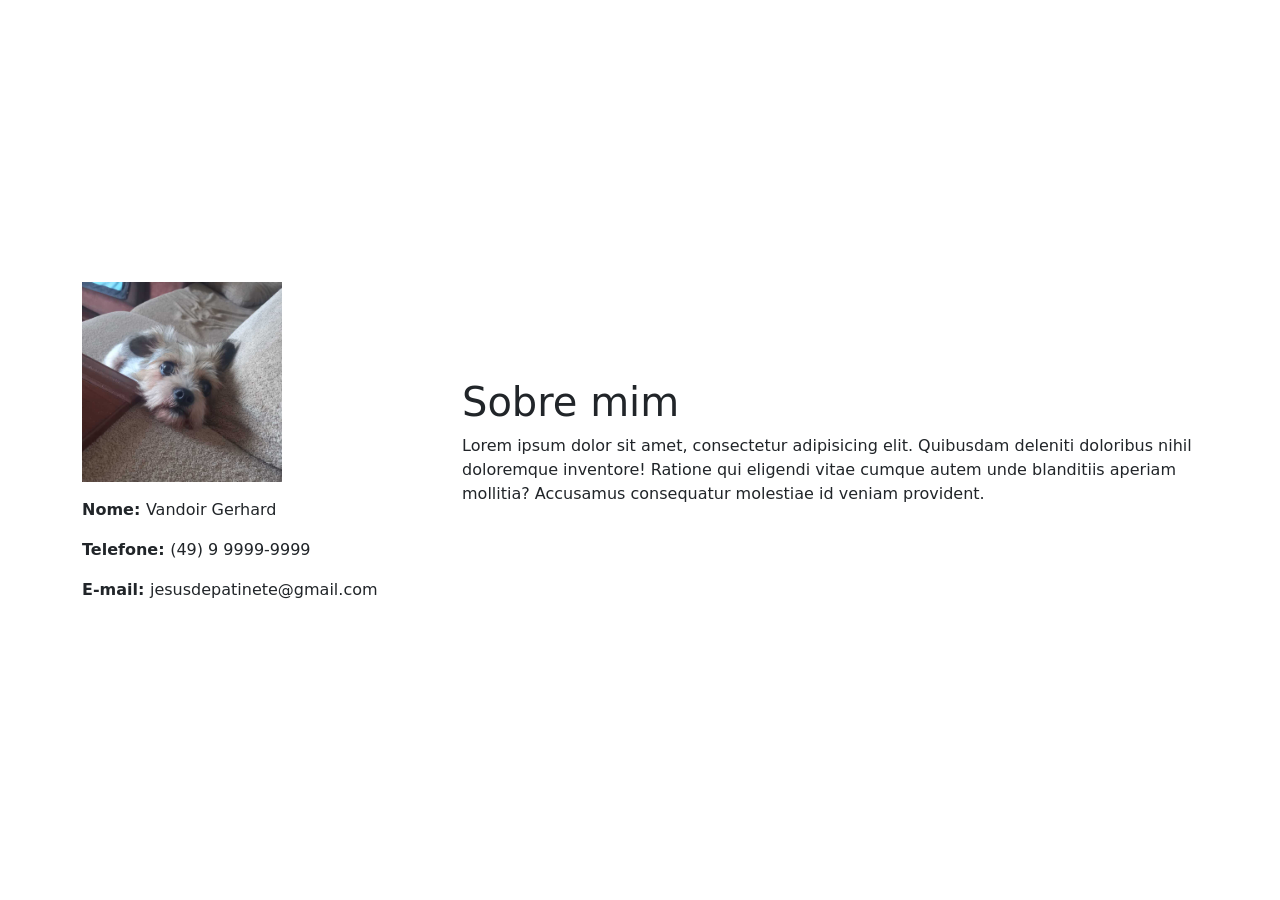
<file: aula02/index.html>
<!DOCTYPE html>
<html lang="pt-br">

<head>
    <meta charset="UTF-8">
    <meta name="viewport" content="width=device-width, initial-scale=1.0">

    <link href="https://cdn.jsdelivr.net/npm/bootstrap@5.3.3/dist/css/bootstrap.min.css" rel="stylesheet">
    <link rel="stylesheet" href="https://cdnjs.cloudflare.com/ajax/libs/animate.css/4.1.1/animate.min.css" />
    <title>Sobre mim</title>
    <link rel="stylesheet" href="style.css">
</head>

<body>
    <main class="container">
        <div class="align-items-md-center align-items-start full-height row">
            <div class="col-12 col-md-4 animate__animated animate__backInLeft">
                <div>
                    <div class="profile"><img class="profile-img" src="publlic/profile.jpg" alt="profile photo"></div>
                    <p><b>Nome: </b>Vandoir Gerhard</p>
                    <p><b>Telefone: </b>(49) 9 9999-9999</p>
                    <p><b>E-mail: </b>jesusdepatinete@gmail.com</p>
                </div>
            </div>
            <div class="col-12 col-md-8 animate__animated animate__backInRight">
                <h1 class="title">Sobre mim</h1>
                <p>Lorem ipsum dolor sit amet, consectetur adipisicing elit. Quibusdam deleniti doloribus nihil
                    doloremque inventore! Ratione qui eligendi vitae cumque autem unde blanditiis aperiam mollitia?
                    Accusamus consequatur molestiae id veniam provident.</p>
            </div>
        </div>
    </main>
</body>

</html>
</file>
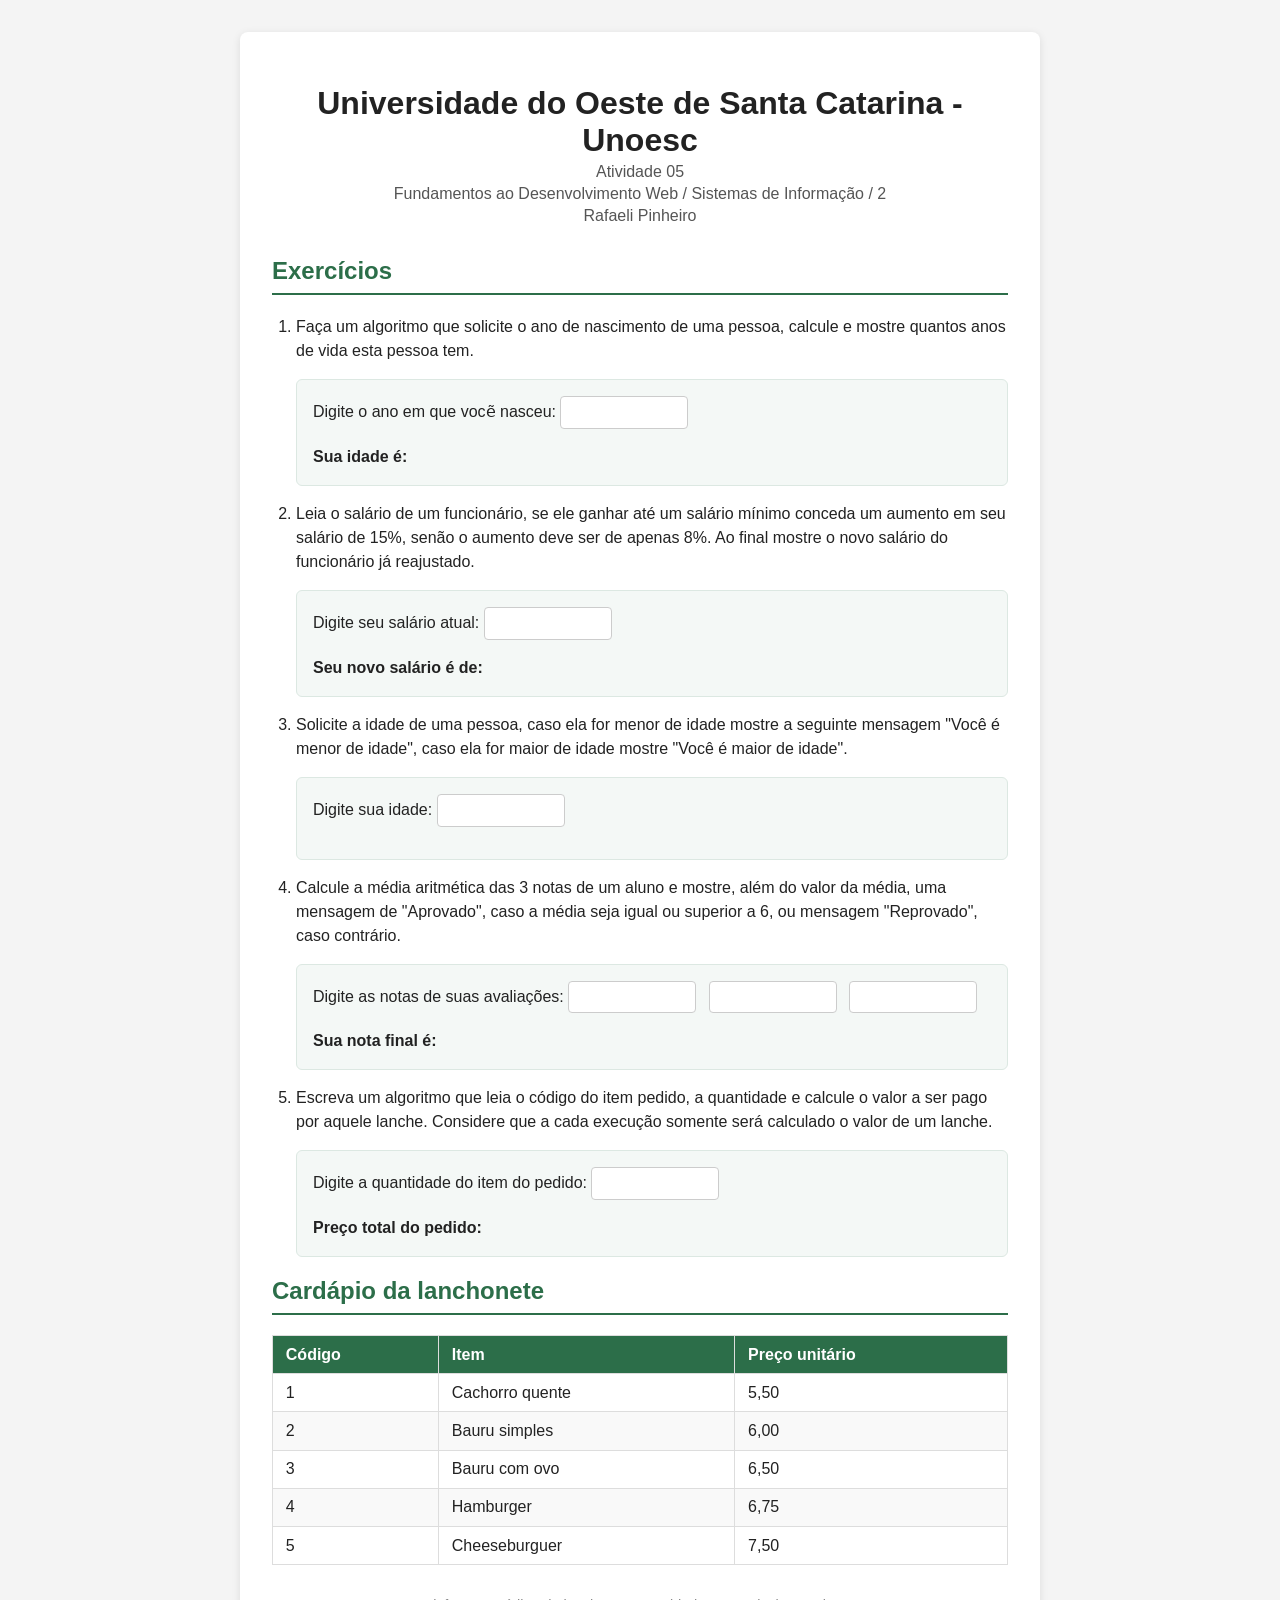
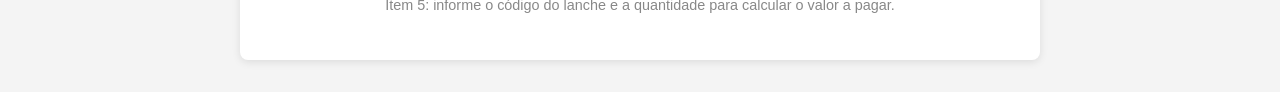
<file: Desenvolvimento-web/index.html>
<!DOCTYPE html>
<html lang="pt-br">

<head>
  <meta charset="UTF-8">
  <meta name="viewport" content="width=device-width, initial-scale=1.0">
  <title>FDW - Atividade 05</title>
  <link rel="stylesheet" href="style.css">
</head>

<body>

  <main>
    <header>
      <h1>Universidade do Oeste de Santa Catarina - Unoesc</h1>
      <p>Atividade 05</p>
      <p>Fundamentos ao Desenvolvimento Web / Sistemas de Informação / 2</p>
      <p>Rafaeli Pinheiro</p>
    </header>

    <section id="exercicios">
      <h2>Exercícios</h2>
      <ol class="exercicios">
        <li>
          <p>Faça um algoritmo que solicite o ano de nascimento de uma pessoa, calcule e mostre quantos anos de vida
            esta pessoa tem.</p>
          <div>
            <label for="year">Digite o ano em que vocẽ nasceu: </label>
            <input type="number" name="year" id="year" onchange="calcularIdade()">
            <p><strong>Sua idade é: </strong><span id="idade"></span></p>
          </div>
        </li>
        <li>
          <p>Leia o salário de um funcionário, se ele ganhar até um salário mínimo conceda um aumento em seu salário de
            15%, senão o aumento deve ser de apenas 8%. Ao final mostre o novo salário do funcionário já reajustado.</p>
          <div>
            <label for="salario">Digite seu salário atual: </label>
            <input type="number" name="salario" id="salario" onchange="calcularSalario()">
            <p><strong>Seu novo salário é de: </strong><span id="novoSalario"></span></p>
          </div>
        </li>
        <li>
          <p>Solicite a idade de uma pessoa, caso ela for menor de idade mostre a seguinte mensagem "Você é menor de
            idade", caso ela for maior de idade mostre "Você é maior de idade".</p>
          <div>
            <label for="idade">Digite sua idade: </label>
            <input type="number" name="idade" onchange="maiorIdade()">
            <p><strong id="maiorMenor"></strong></p>
          </div>
        </li>
        <li>
          <p>Calcule a média aritmética das 3 notas de um aluno e mostre, além do valor da média, uma mensagem de
            "Aprovado", caso a média seja igual ou superior a 6, ou mensagem "Reprovado", caso contrário.</p>
          <div>
            <label for="nota">Digite as notas de suas avaliações: </label>
            <input type="number" name="nota1" id="nota1" onchange="calcularNotaFinal()">
            <input type="number" name="nota2" id="nota2" onchange="calcularNotaFinal()">
            <input type="number" name="nota3" id="nota3" onchange="calcularNotaFinal()">
            <p><strong>Sua nota final é: </strong><span id="media"></span></p>
          </div>
        </li>
        <li>
          <p>Escreva um algoritmo que leia o código do item pedido, a quantidade e calcule o valor a ser pago por aquele
            lanche. Considere que a cada execução somente será calculado o valor de um lanche.</p>
          <div>
            <label for="quantidade">Digite a quantidade do item do pedido: </label>
            <input type="number" name="quantidade" id="quantidade" onchange="calcularTotalPedido()">
            <p><strong>Preço total do pedido: </strong><span id="preco"></span></p>
          </div>
        </li>
      </ol>
    </section>

    <section id="cardapio">
      <h2>Cardápio da lanchonete</h2>
      <table>
        <thead>
          <tr>
            <th>Código</th>
            <th>Item</th>
            <th>Preço unitário</th>
          </tr>
        </thead>
        <tbody id="cardapio-tbody">
          <!-- populado via JS a partir de menu.json -->
        </tbody>
      </table>
    </section>

    <footer>
      <p>Item 5: informe o código do lanche e a quantidade para calcular o valor a pagar.</p>
    </footer>
  </main>

  <script type="module" src="script.js"></script>
</body>

</html>
</file>
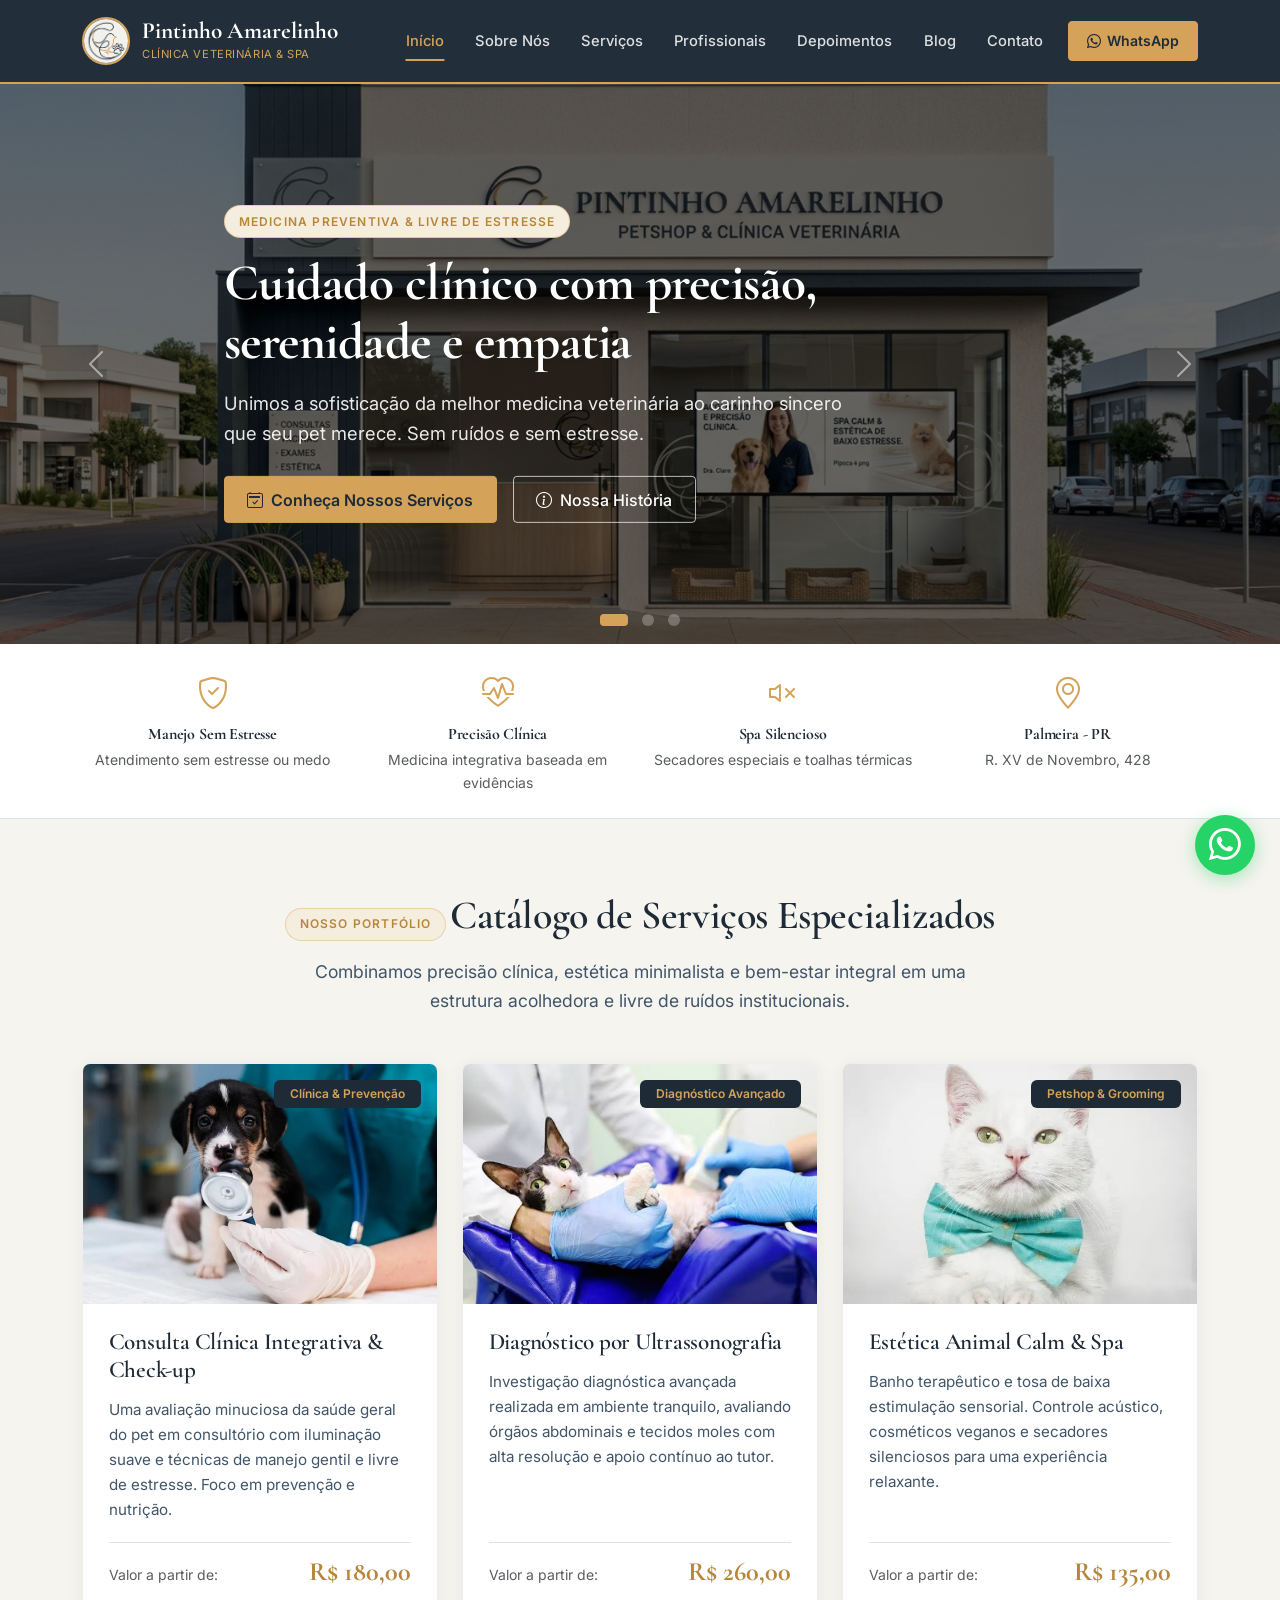
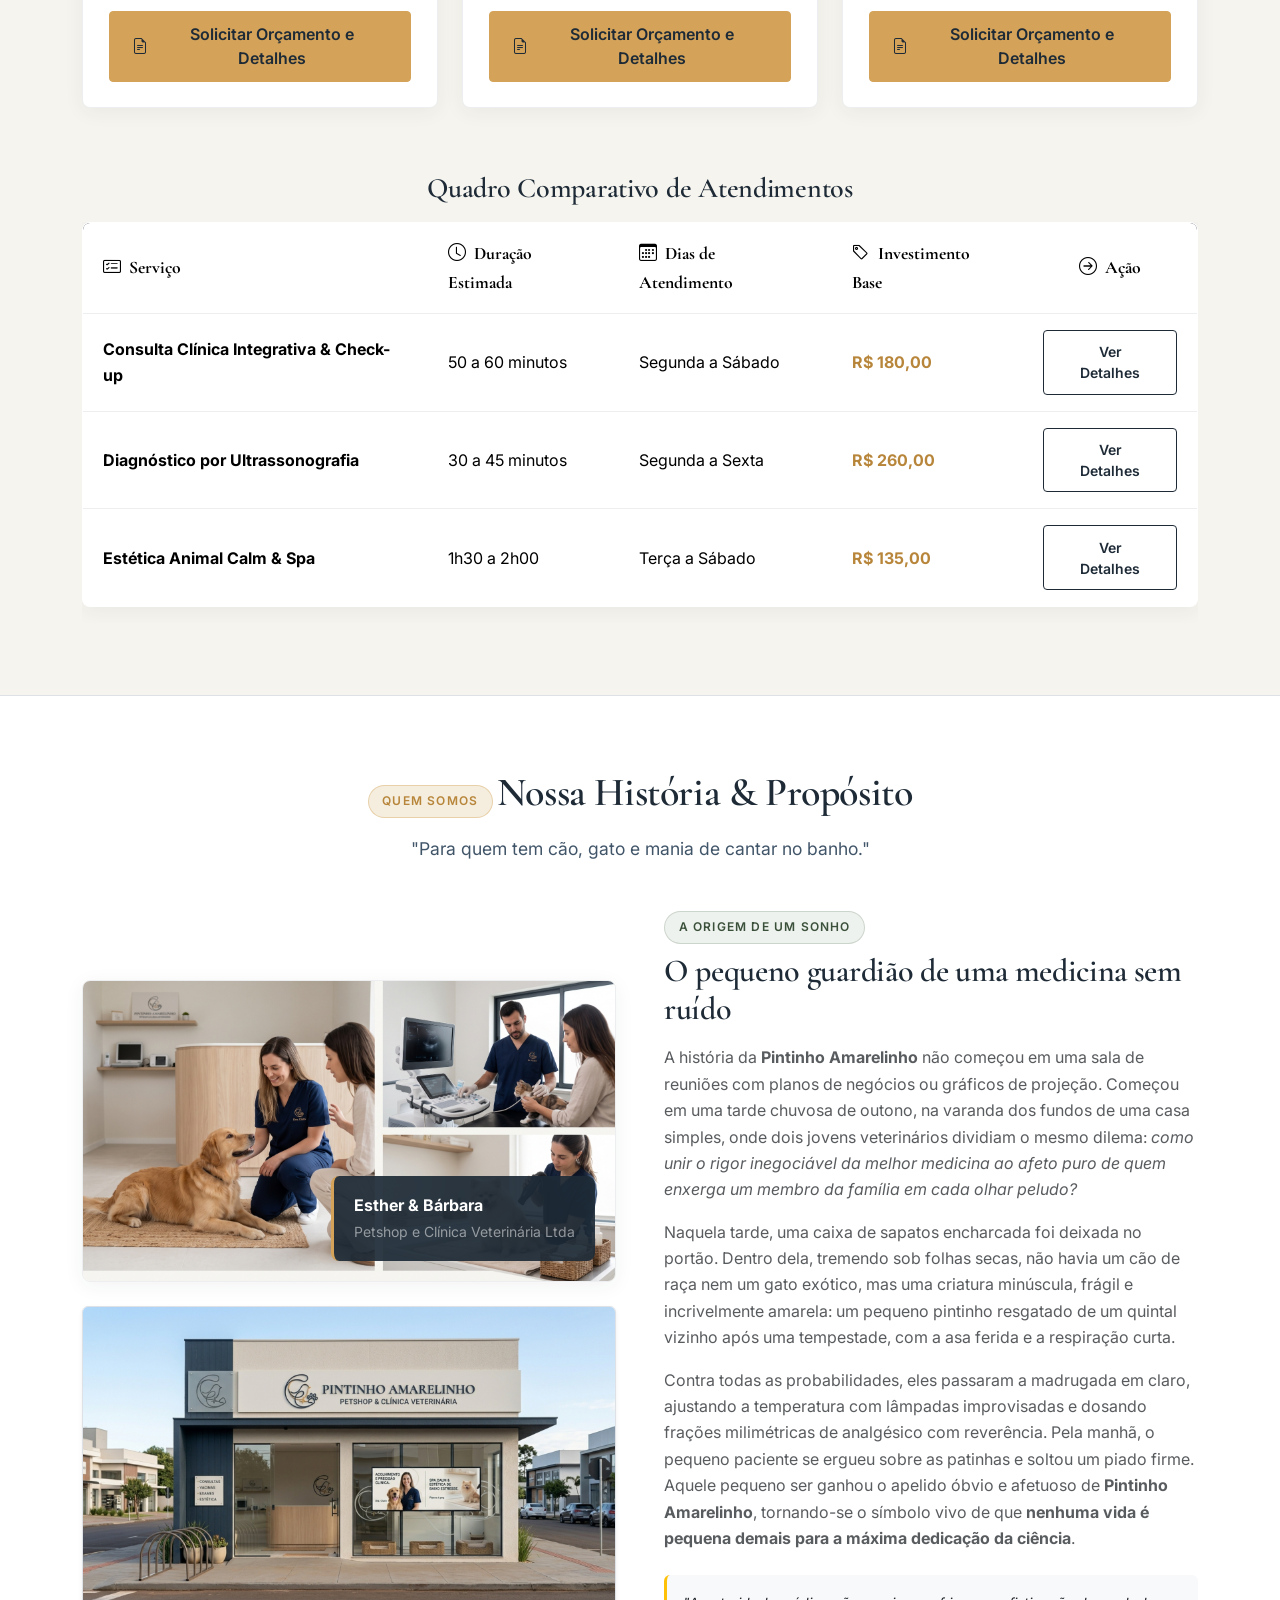
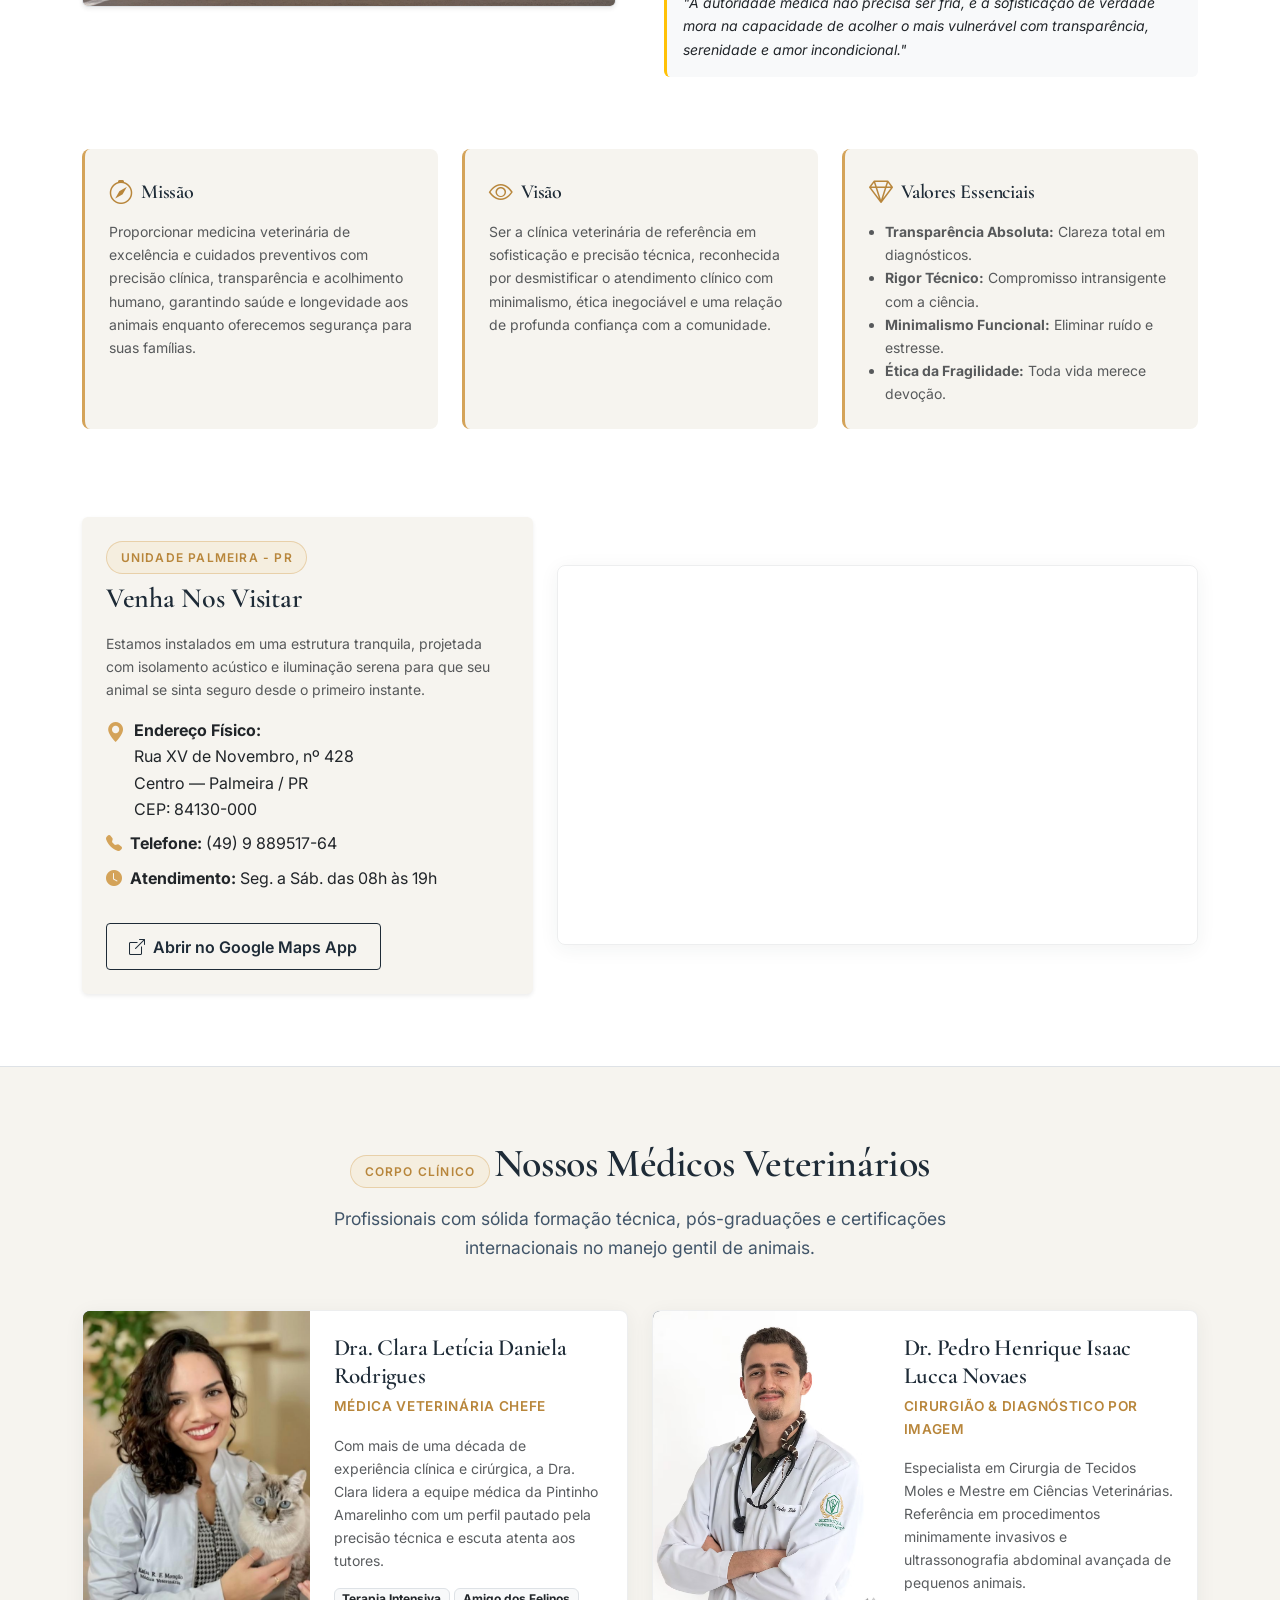
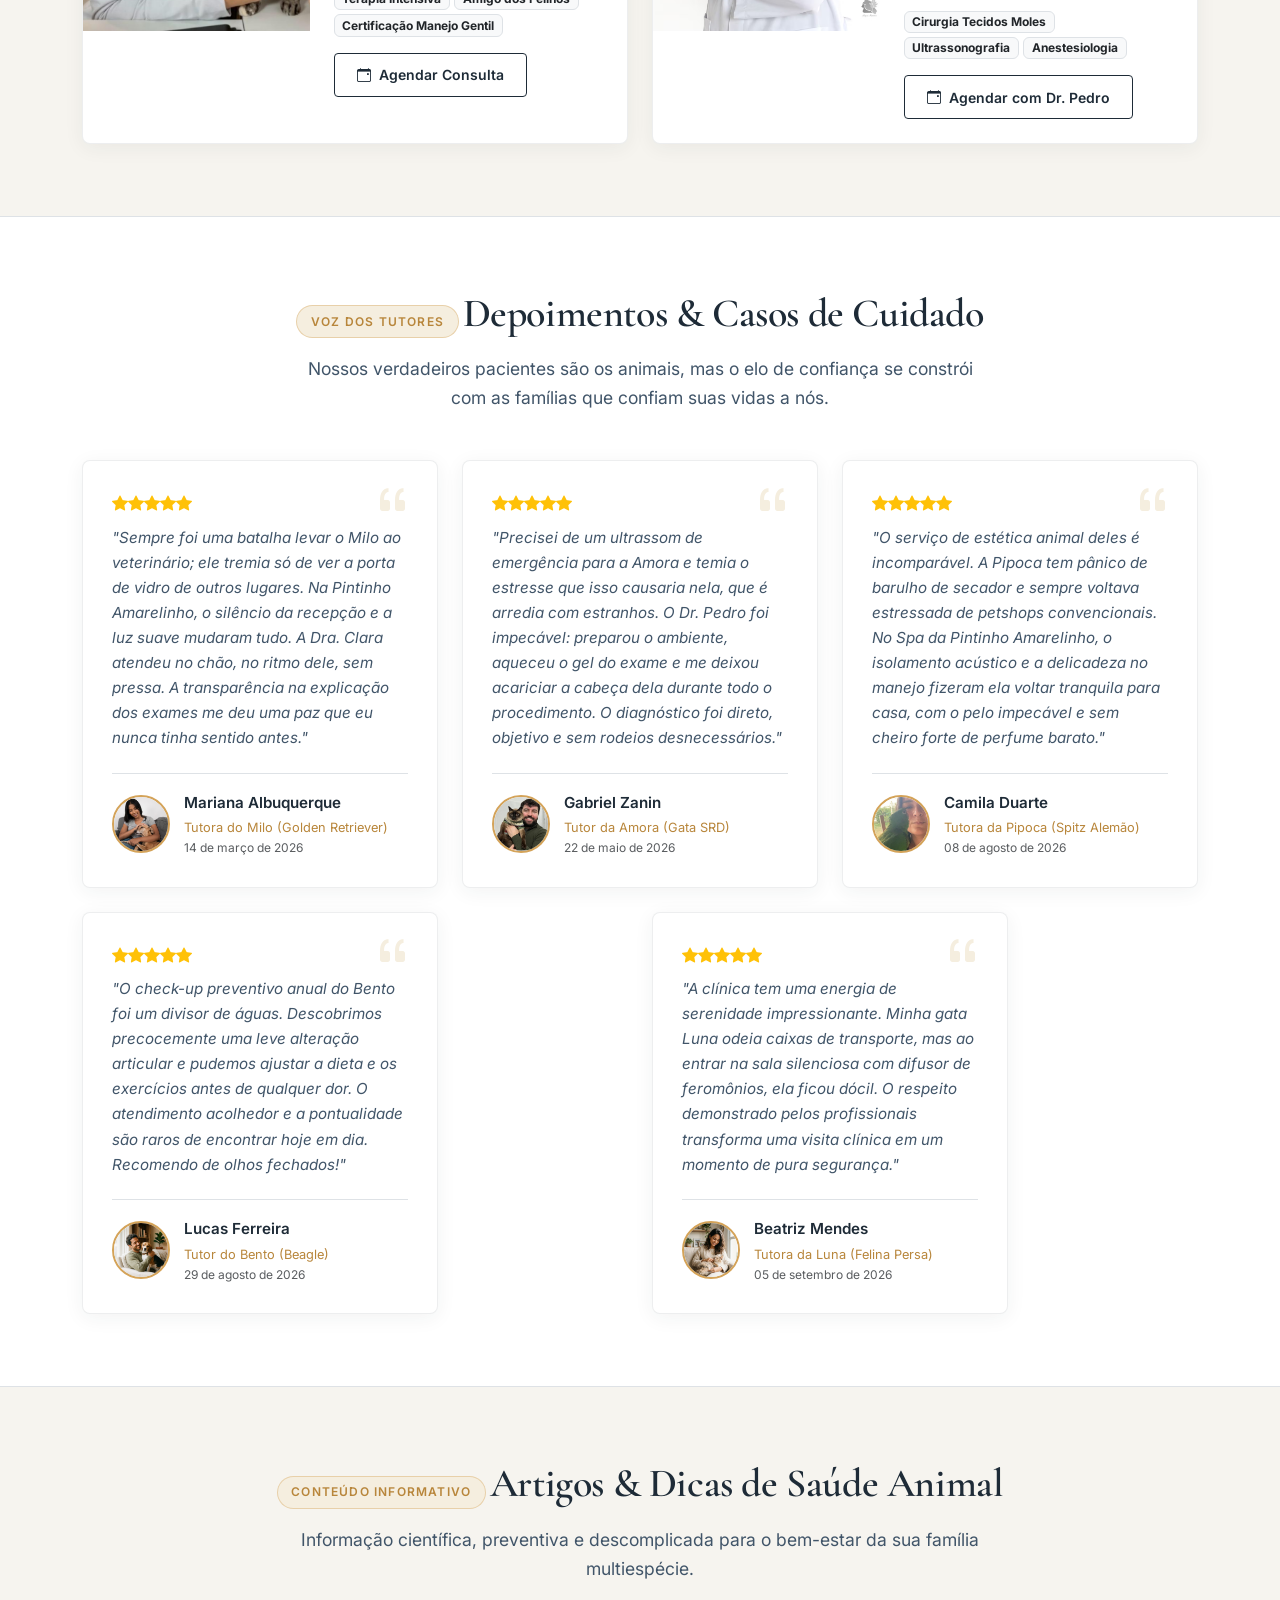
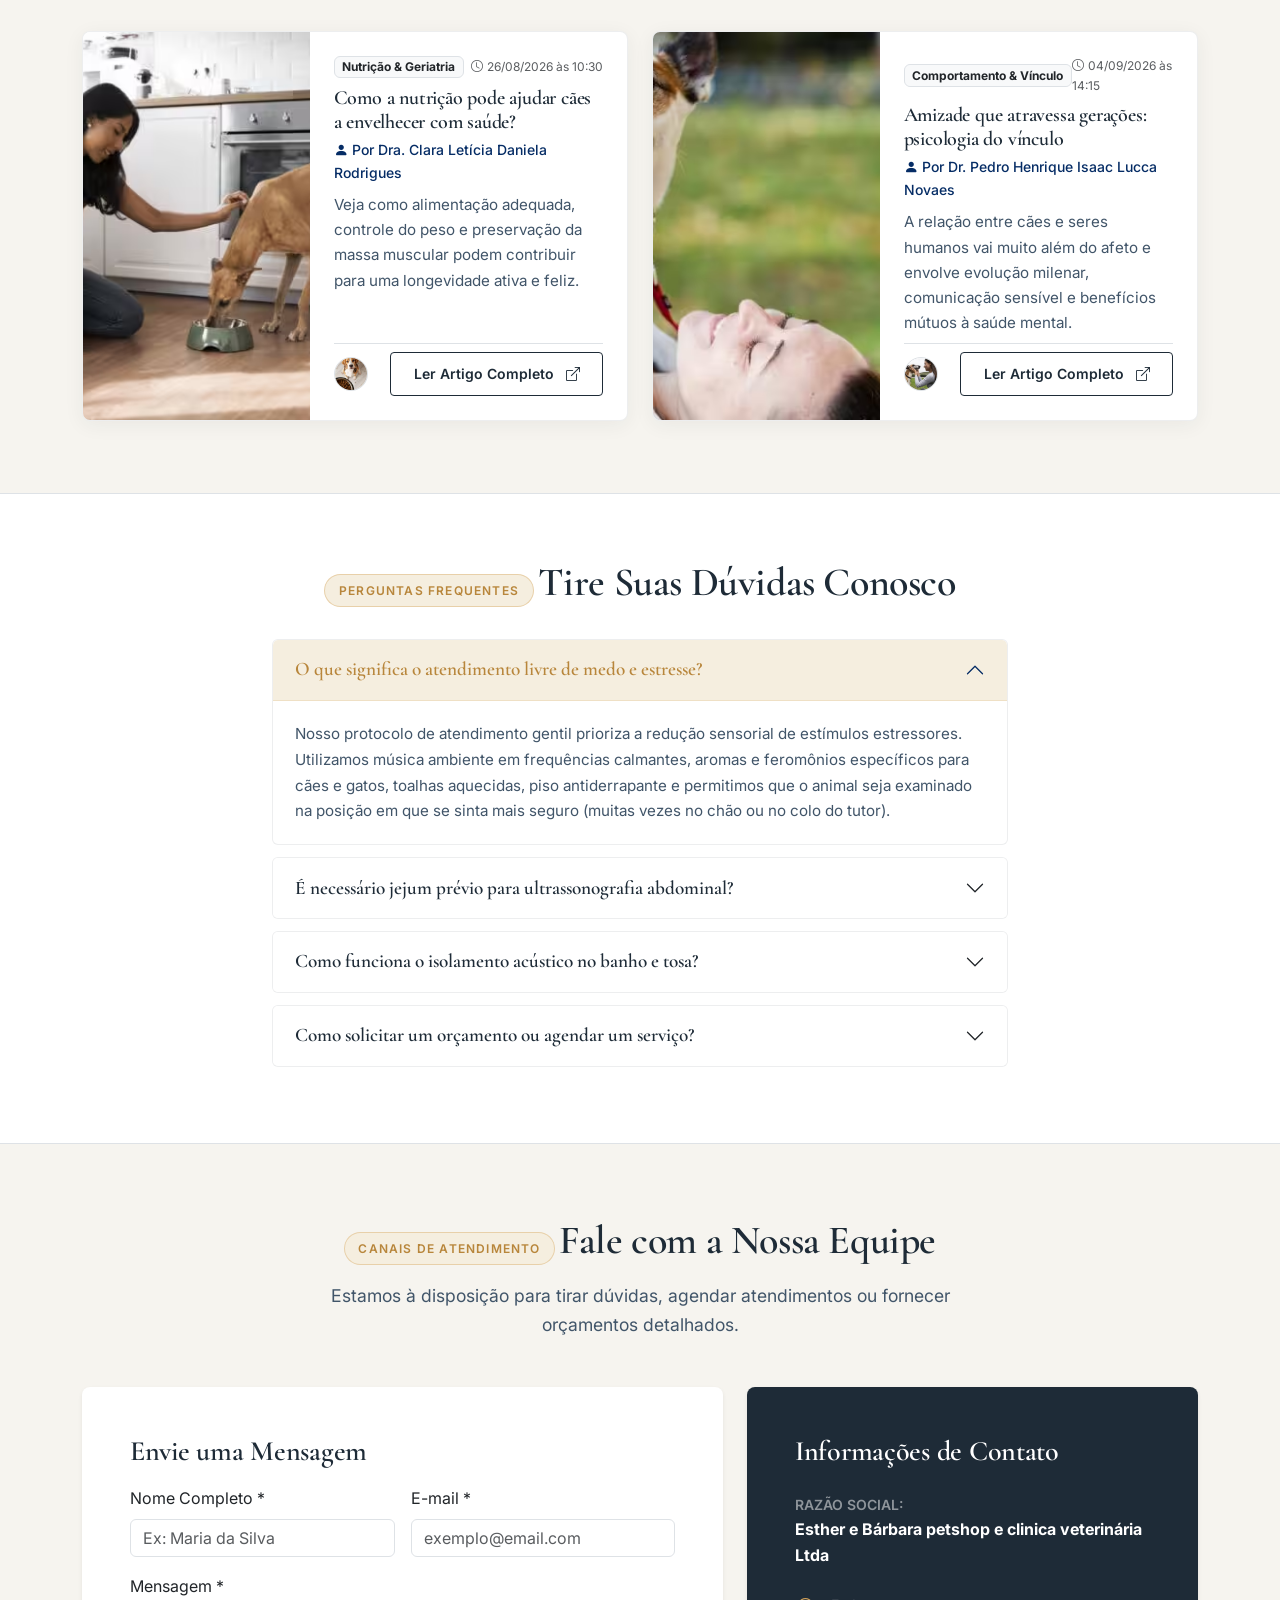
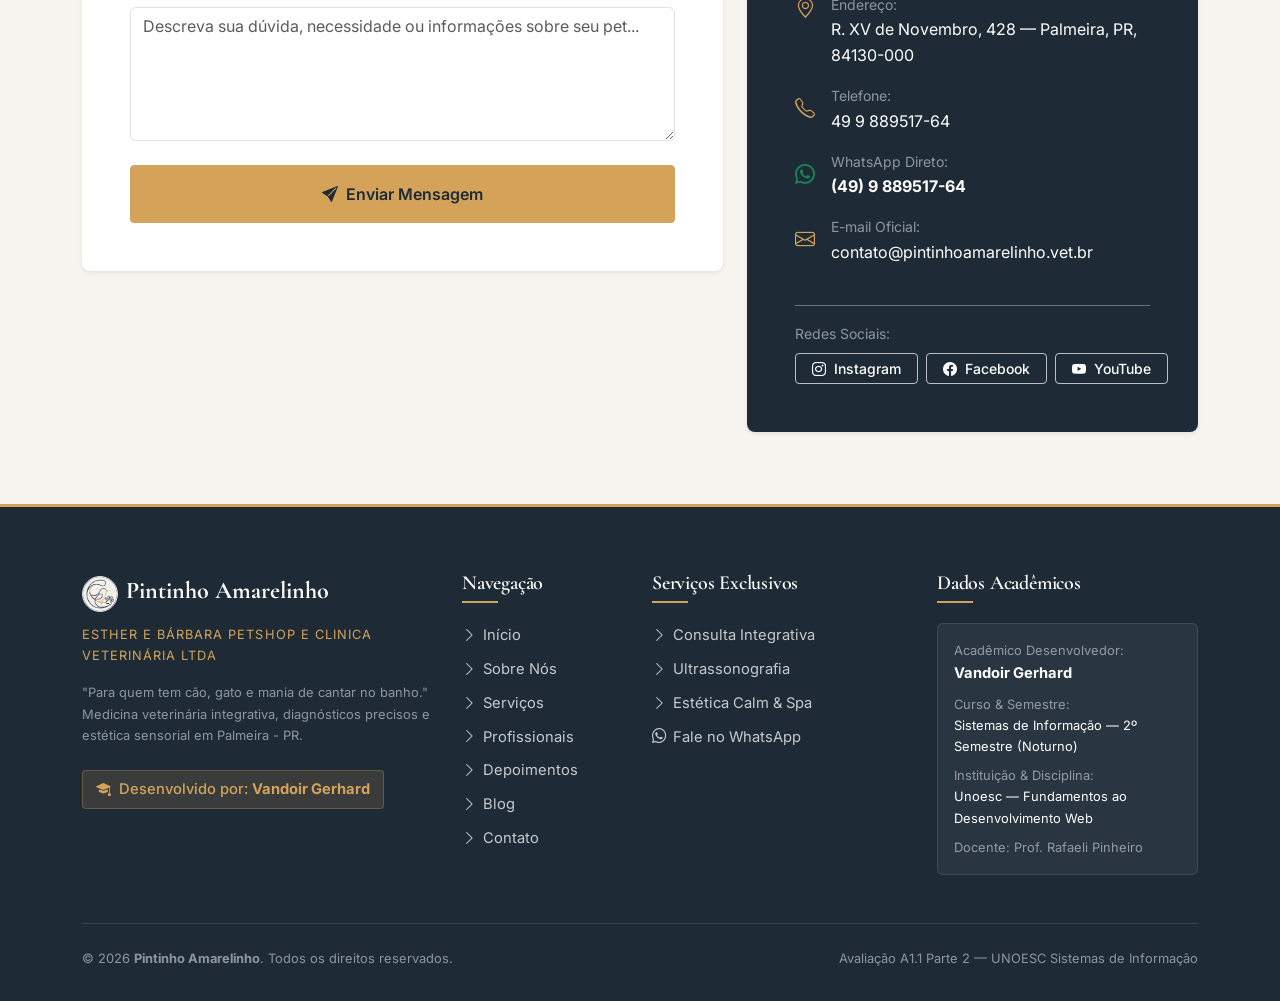
<file: Desenvolvimento-web/prova/index.html>
<!DOCTYPE html>
<html lang="pt-BR">
<head>
  <meta charset="UTF-8">
  <meta name="viewport" content="width=device-width, initial-scale=1.0">
  <title>Pintinho Amarelinho | Petshop & Clínica Veterinária</title>
  <meta name="description" content="Medicina veterinária integrativa com precisão clínica, estética animal livre de estresse e acolhimento humano em Palmeira - PR.">

  <!-- Bootstrap 5.3 CSS -->
  <link href="https://cdn.jsdelivr.net/npm/bootstrap@5.3.3/dist/css/bootstrap.min.css" rel="stylesheet" integrity="sha384-QWTKZyjpPEjISv5WaRU9OFeRpok6YctnYmDr5pNlyT2bRjXh0JMhjY6hW+ALEwIH" crossorigin="anonymous">
  <!-- Bootstrap Icons -->
  <link rel="stylesheet" href="https://cdn.jsdelivr.net/npm/bootstrap-icons@1.11.3/font/bootstrap-icons.min.css">
  <!-- Estilos Customizados da Identidade Visual -->
  <link rel="stylesheet" href="css/style.css">
  <!-- Favicon com a logo -->
  <link rel="shortcut icon" href="img/favicon.jpg" type="image/jpeg">
</head>
<body id="inicio">

  <!-- ======================================================================
       CABEÇALHO E MENU PRINCIPAL
       ====================================================================== -->
  <header class="sticky-top">
    <nav class="navbar navbar-expand-lg navbar-dark navbar-custom" aria-label="Navegação Principal">
      <div class="container">
        <a class="navbar-brand" href="#inicio">
          <img src="img/favicon.jpg" alt="Logo Pintinho Amarelinho" class="navbar-logo">
          <div>
            <span class="brand-title">Pintinho Amarelinho</span>
            <span class="brand-subtitle">Clínica Veterinária & Spa</span>
          </div>
        </a>

        <button class="navbar-toggler border-0" type="button" data-bs-toggle="collapse" data-bs-target="#menuNavegacao" aria-controls="menuNavegacao" aria-expanded="false" aria-label="Alternar navegação">
          <span class="navbar-toggler-icon"></span>
        </button>

        <div class="collapse navbar-collapse" id="menuNavegacao">
          <ul class="navbar-nav ms-auto align-items-lg-center gap-1">
            <li class="nav-item">
              <a class="nav-link active" href="#inicio">Início</a>
            </li>
            <li class="nav-item">
              <a class="nav-link" href="#sobre">Sobre Nós</a>
            </li>
            <li class="nav-item">
              <a class="nav-link" href="#servicos">Serviços</a>
            </li>
            <li class="nav-item">
              <a class="nav-link" href="#profissionais">Profissionais</a>
            </li>
            <li class="nav-item">
              <a class="nav-link" href="#depoimentos">Depoimentos</a>
            </li>
            <li class="nav-item">
              <a class="nav-link" href="#blog">Blog</a>
            </li>
            <li class="nav-item">
              <a class="nav-link" href="#contato">Contato</a>
            </li>
            <li class="nav-item ms-lg-2 mt-2 mt-lg-0">
              <a class="btn btn-nav-cta" href="https://wa.me/5549988951764?text=Olá!%20Gostaria%20de%20solicitar%20um%20orçamento%20na%20Pintinho%20Amarelinho." target="_blank" rel="noopener noreferrer">
                <i class="bi bi-whatsapp"></i> WhatsApp
              </a>
            </li>
          </ul>
        </div>
      </div>
    </nav>
  </header>

  <!-- ======================================================================
       CARROSSEL EM DESTAQUE (COMPONENT BOOTSTRAP CAROUSEL)
       ====================================================================== -->
  <section class="hero-carousel">
    <div id="carouselDestaques" class="carousel slide carousel-fade" data-bs-ride="carousel" data-bs-interval="6000">
      <div class="carousel-indicators">
        <button type="button" data-bs-target="#carouselDestaques" data-bs-slide-to="0" class="active" aria-current="true" aria-label="Slide 1"></button>
        <button type="button" data-bs-target="#carouselDestaques" data-bs-slide-to="1" aria-label="Slide 2"></button>
        <button type="button" data-bs-target="#carouselDestaques" data-bs-slide-to="2" aria-label="Slide 3"></button>
      </div>

      <div class="carousel-inner">
        <!-- Slide 1 -->
        <div class="carousel-item active">
          <img src="img/fachada_WH_1600x900px.jpg" class="d-block w-100 hero-slide-bg" alt="Fachada da Clínica Pintinho Amarelinho">
          <div class="carousel-caption d-flex flex-column justify-content-center align-items-start">
            <span class="brand-badge brand-badge-primary mb-3">Medicina Preventiva & Livre de Estresse</span>
            <h1 class="caption-title">Cuidado clínico com precisão, serenidade e empatia</h1>
            <p class="caption-lead">Unimos a sofisticação da melhor medicina veterinária ao carinho sincero que seu pet merece. Sem ruídos e sem estresse.</p>
            <div class="d-flex flex-wrap gap-3">
              <a href="#servicos" class="btn btn-primary-custom">
                <i class="bi bi-calendar2-check"></i> Conheça Nossos Serviços
              </a>
              <a href="#sobre" class="btn btn-outline-light-custom">
                <i class="bi bi-info-circle"></i> Nossa História
              </a>
            </div>
          </div>
        </div>

        <!-- Slide 2 -->
        <div class="carousel-item">
          <img src="img/nos_WH_1600x900px.jpg" class="d-block w-100 hero-slide-bg" alt="Equipe Pintinho Amarelinho em Atendimento">
          <div class="carousel-caption d-flex flex-column justify-content-center align-items-start">
            <span class="brand-badge brand-badge-primary mb-3">Diagnóstico por Imagem</span>
            <h2 class="caption-title">Ultrassonografia e exames ágeis em ambiente acolhedor</h2>
            <p class="caption-lead">Equipamentos de alta resolução com laudos transparentes e a presença do tutor para tranquilizar seu melhor amigo.</p>
            <div class="d-flex flex-wrap gap-3">
              <a href="ultrassonografia.html" class="btn btn-primary-custom">
                <i class="bi bi-activity"></i> Ver Ultrassonografia
              </a>
              <a href="https://wa.me/5549988951764?text=Olá!%20Gostaria%20de%20agendar%20um%20exame%20de%20ultrassom." target="_blank" rel="noopener noreferrer" class="btn btn-outline-light-custom">
                <i class="bi bi-whatsapp"></i> Agendar pelo WhatsApp
              </a>
            </div>
          </div>
        </div>

        <!-- Slide 3 -->
        <div class="carousel-item">
          <img src="img/pet-model_WH_1600x900px.jpg" class="d-block w-100 hero-slide-bg" alt="Grooming e Spa Pet">
          <div class="carousel-caption d-flex flex-column justify-content-center align-items-start">
            <span class="brand-badge brand-badge-primary mb-3">Estética Animal Calm & Spa</span>
            <h2 class="caption-title">Banho e tosa silenciosos para o bem-estar do seu pet</h2>
            <p class="caption-lead">Cosméticos veganos hipoalergênicos, secadores ultrassilenciosos e toalhas aquecidas. Uma experiência de relaxamento integral.</p>
            <div class="d-flex flex-wrap gap-3">
              <a href="estetica-calm-spa.html" class="btn btn-primary-custom">
                <i class="bi bi-stars"></i> Conhecer o Spa
              </a>
              <a href="#depoimentos" class="btn btn-outline-light-custom">
                <i class="bi bi-chat-heart"></i> Ver Depoimentos
              </a>
            </div>
          </div>
        </div>
      </div>

      <!-- Controles -->
      <button class="carousel-control-prev" type="button" data-bs-target="#carouselDestaques" data-bs-slide="prev">
        <span class="carousel-control-prev-icon" aria-hidden="true"></span>
        <span class="visually-hidden">Anterior</span>
      </button>
      <button class="carousel-control-next" type="button" data-bs-target="#carouselDestaques" data-bs-slide="next">
        <span class="carousel-control-next-icon" aria-hidden="true"></span>
        <span class="visually-hidden">Próximo</span>
      </button>
    </div>
  </section>

  <!-- ======================================================================
       FAIXA DE DESTAQUES RÁPIDOS
       ====================================================================== -->
  <section class="py-4 bg-white border-bottom">
    <div class="container">
      <div class="row g-4 text-center">
        <div class="col-md-3 col-6">
          <div class="d-flex flex-column align-items-center">
            <i class="bi bi-shield-check text-warning fs-2 mb-1" style="color: var(--color-primary) !important;"></i>
            <h6 class="fw-bold mb-1">Manejo Sem Estresse</h6>
            <small class="text-muted">Atendimento sem estresse ou medo</small>
          </div>
        </div>
        <div class="col-md-3 col-6">
          <div class="d-flex flex-column align-items-center">
            <i class="bi bi-heart-pulse text-warning fs-2 mb-1" style="color: var(--color-primary) !important;"></i>
            <h6 class="fw-bold mb-1">Precisão Clínica</h6>
            <small class="text-muted">Medicina integrativa baseada em evidências</small>
          </div>
        </div>
        <div class="col-md-3 col-6">
          <div class="d-flex flex-column align-items-center">
            <i class="bi bi-volume-mute text-warning fs-2 mb-1" style="color: var(--color-primary) !important;"></i>
            <h6 class="fw-bold mb-1">Spa Silencioso</h6>
            <small class="text-muted">Secadores especiais e toalhas térmicas</small>
          </div>
        </div>
        <div class="col-md-3 col-6">
          <div class="d-flex flex-column align-items-center">
            <i class="bi bi-geo-alt text-warning fs-2 mb-1" style="color: var(--color-primary) !important;"></i>
            <h6 class="fw-bold mb-1">Palmeira - PR</h6>
            <small class="text-muted">R. XV de Novembro, 428</small>
          </div>
        </div>
      </div>
    </div>
  </section>

  <!-- ======================================================================
       CATÁLOGO DE SERVIÇOS (CARDS + LINKS EXCLUSIVOS + TABELA RESUMO)
       ====================================================================== -->
  <section id="servicos" class="py-5">
    <div class="container py-lg-4">
      <div class="text-center section-title-wrap">
        <span class="brand-badge brand-badge-primary mb-2">Nosso Portfólio</span>
        <h2 class="section-title">Catálogo de Serviços Especializados</h2>
        <p class="section-subtitle">
          Combinamos precisão clínica, estética minimalista e bem-estar integral em uma estrutura acolhedora e livre de ruídos institucionais.
        </p>
      </div>

      <!-- Grid de Cards de Serviços -->
      <div class="row g-4">
        <!-- Serviço 1 -->
        <div class="col-lg-4 col-md-6">
          <article class="card-custom">
            <div class="card-custom-img-wrap">
              <img src="img/servico-checkup_WH_640x426px.jpg" alt="Consulta Clínica Integrativa e Check-up Preventivo" class="card-custom-img">
              <span class="badge position-absolute top-0 end-0 m-3 py-2 px-3 fw-semibold" style="background-color: var(--color-slate); color: var(--color-primary);">
                Clínica & Prevenção
              </span>
            </div>
            <div class="card-custom-body">
              <h3 class="card-custom-title">Consulta Clínica Integrativa & Check-up</h3>
              <p class="card-custom-text">
                Uma avaliação minuciosa da saúde geral do pet em consultório com iluminação suave e técnicas de manejo gentil e livre de estresse. Foco em prevenção e nutrição.
              </p>
              <div class="d-flex justify-content-between align-items-baseline mb-3 pt-2 border-top">
                <span class="text-muted small">Valor a partir de:</span>
                <span class="card-custom-price">R$ 180,00</span>
              </div>
              <a href="consulta-clinica.html" class="btn btn-primary-custom w-100">
                <i class="bi bi-file-earmark-text"></i> Solicitar Orçamento e Detalhes
              </a>
            </div>
          </article>
        </div>

        <!-- Serviço 2 -->
        <div class="col-lg-4 col-md-6">
          <article class="card-custom">
            <div class="card-custom-img-wrap">
              <img src="img/utrassonografia_WH_640x426px.jpg" alt="Diagnóstico por Ultrassonografia e Exames Rápidos" class="card-custom-img">
              <span class="badge position-absolute top-0 end-0 m-3 py-2 px-3 fw-semibold" style="background-color: var(--color-slate); color: var(--color-primary);">
                Diagnóstico Avançado
              </span>
            </div>
            <div class="card-custom-body">
              <h3 class="card-custom-title">Diagnóstico por Ultrassonografia</h3>
              <p class="card-custom-text">
                Investigação diagnóstica avançada realizada em ambiente tranquilo, avaliando órgãos abdominais e tecidos moles com alta resolução e apoio contínuo ao tutor.
              </p>
              <div class="d-flex justify-content-between align-items-baseline mb-3 pt-2 border-top">
                <span class="text-muted small">Valor a partir de:</span>
                <span class="card-custom-price">R$ 260,00</span>
              </div>
              <a href="ultrassonografia.html" class="btn btn-primary-custom w-100">
                <i class="bi bi-file-earmark-text"></i> Solicitar Orçamento e Detalhes
              </a>
            </div>
          </article>
        </div>

        <!-- Serviço 3 -->
        <div class="col-lg-4 col-md-6 mx-auto">
          <article class="card-custom">
            <div class="card-custom-img-wrap">
              <img src="img/pet-model_WH_640x426px.jpg" alt="Estética Animal Calm & Spa" class="card-custom-img">
              <span class="badge position-absolute top-0 end-0 m-3 py-2 px-3 fw-semibold" style="background-color: var(--color-slate); color: var(--color-primary);">
                Petshop & Grooming
              </span>
            </div>
            <div class="card-custom-body">
              <h3 class="card-custom-title">Estética Animal Calm & Spa</h3>
              <p class="card-custom-text">
                Banho terapêutico e tosa de baixa estimulação sensorial. Controle acústico, cosméticos veganos e secadores silenciosos para uma experiência relaxante.
              </p>
              <div class="d-flex justify-content-between align-items-baseline mb-3 pt-2 border-top">
                <span class="text-muted small">Valor a partir de:</span>
                <span class="card-custom-price">R$ 135,00</span>
              </div>
              <a href="estetica-calm-spa.html" class="btn btn-primary-custom w-100">
                <i class="bi bi-file-earmark-text"></i> Solicitar Orçamento e Detalhes
              </a>
            </div>
          </article>
        </div>
      </div>

      <!-- Tabela Resumo dos Serviços (Tag Table Bootstrap) -->
      <div class="mt-5 pt-3">
        <h4 class="font-heading fs-3 mb-3 text-center">Quadro Comparativo de Atendimentos</h4>
        <div class="table-responsive">
          <table class="table table-hover table-custom align-middle">
            <thead>
              <tr>
                <th scope="col"><i class="bi bi-card-checklist me-2"></i>Serviço</th>
                <th scope="col"><i class="bi bi-clock me-2"></i>Duração Estimada</th>
                <th scope="col"><i class="bi bi-calendar3 me-2"></i>Dias de Atendimento</th>
                <th scope="col"><i class="bi bi-tag me-2"></i>Investimento Base</th>
                <th scope="col" class="text-center"><i class="bi bi-arrow-right-circle me-2"></i>Ação</th>
              </tr>
            </thead>
            <tbody>
              <tr>
                <td><strong>Consulta Clínica Integrativa & Check-up</strong></td>
                <td>50 a 60 minutos</td>
                <td>Segunda a Sábado</td>
                <td><span class="fw-bold" style="color: var(--color-primary-dark);">R$ 180,00</span></td>
                <td class="text-center">
                  <a href="consulta-clinica.html" class="btn btn-sm btn-outline-custom">Ver Detalhes</a>
                </td>
              </tr>
              <tr>
                <td><strong>Diagnóstico por Ultrassonografia</strong></td>
                <td>30 a 45 minutos</td>
                <td>Segunda a Sexta</td>
                <td><span class="fw-bold" style="color: var(--color-primary-dark);">R$ 260,00</span></td>
                <td class="text-center">
                  <a href="ultrassonografia.html" class="btn btn-sm btn-outline-custom">Ver Detalhes</a>
                </td>
              </tr>
              <tr>
                <td><strong>Estética Animal Calm & Spa</strong></td>
                <td>1h30 a 2h00</td>
                <td>Terça a Sábado</td>
                <td><span class="fw-bold" style="color: var(--color-primary-dark);">R$ 135,00</span></td>
                <td class="text-center">
                  <a href="estetica-calm-spa.html" class="btn btn-sm btn-outline-custom">Ver Detalhes</a>
                </td>
              </tr>
            </tbody>
          </table>
        </div>
      </div>

    </div>
  </section>

  <!-- ======================================================================
       SEÇÃO EMPRESA / SOBRE NÓS (HISTÓRIA, FOTOS, MISSÃO/VISÃO/VALORES & GOOGLE MAPS)
       ====================================================================== -->
  <section id="sobre" class="py-5 about-section border-top border-bottom">
    <div class="container py-lg-4">
      <div class="text-center section-title-wrap">
        <span class="brand-badge brand-badge-primary mb-2">Quem Somos</span>
        <h2 class="section-title">Nossa História & Propósito</h2>
        <p class="section-subtitle">
          "Para quem tem cão, gato e mania de cantar no banho."
        </p>
      </div>

      <div class="row g-5 align-items-center mb-5">
        <div class="col-lg-6">
          <div class="about-img-frame mb-4">
            <img src="img/nos_WH_1600x900px.jpg" alt="Fundadores e Equipe Pintinho Amarelinho">
            <div class="badge-float d-none d-sm-block">
              <span class="d-block fw-bold fs-6">Esther & Bárbara</span>
              <small class="text-white-50">Petshop e Clínica Veterinária Ltda</small>
            </div>
          </div>
          <div class="mt-3">
            <img src="img/fachada_WH_1600x900px.jpg" alt="Fachada da Clínica Pintinho Amarelinho" class="img-fluid rounded border shadow-sm w-100">
          </div>
        </div>

        <div class="col-lg-6">
          <span class="brand-badge mb-2">A Origem de um Sonho</span>
          <h3 class="font-heading fs-2 mb-3">O pequeno guardião de uma medicina sem ruído</h3>
          <p class="text-muted text-justify">
            A história da <strong>Pintinho Amarelinho</strong> não começou em uma sala de reuniões com planos de negócios ou gráficos de projeção. Começou em uma tarde chuvosa de outono, na varanda dos fundos de uma casa simples, onde dois jovens veterinários dividiam o mesmo dilema: <em>como unir o rigor inegociável da melhor medicina ao afeto puro de quem enxerga um membro da família em cada olhar peludo?</em>
          </p>
          <p class="text-muted text-justify">
            Naquela tarde, uma caixa de sapatos encharcada foi deixada no portão. Dentro dela, tremendo sob folhas secas, não havia um cão de raça nem um gato exótico, mas uma criatura minúscula, frágil e incrivelmente amarela: um pequeno pintinho resgatado de um quintal vizinho após uma tempestade, com a asa ferida e a respiração curta.
          </p>
          <p class="text-muted text-justify">
            Contra todas as probabilidades, eles passaram a madrugada em claro, ajustando a temperatura com lâmpadas improvisadas e dosando frações milimétricas de analgésico com reverência. Pela manhã, o pequeno paciente se ergueu sobre as patinhas e soltou um piado firme. Aquele pequeno ser ganhou o apelido óbvio e afetuoso de <strong>Pintinho Amarelinho</strong>, tornando-se o símbolo vivo de que <strong>nenhuma vida é pequena demais para a máxima dedicação da ciência</strong>.
          </p>
          <div class="p-3 bg-light rounded border-start border-3 border-warning mt-4">
            <p class="mb-0 fst-italic text-dark small">
              "A autoridade médica não precisa ser fria, e a sofisticação de verdade mora na capacidade de acolher o mais vulnerável com transparência, serenidade e amor incondicional."
            </p>
          </div>
        </div>
      </div>

      <!-- Missão, Visão e Valores -->
      <div class="row g-4 mt-2">
        <div class="col-md-4">
          <div class="pillar-box">
            <div class="d-flex align-items-center gap-2 mb-2">
              <i class="bi bi-compass fs-4" style="color: var(--color-primary-dark);"></i>
              <h4 class="pillar-title mb-0">Missão</h4>
            </div>
            <p class="text-muted small mb-0">
              Proporcionar medicina veterinária de excelência e cuidados preventivos com precisão clínica, transparência e acolhimento humano, garantindo saúde e longevidade aos animais enquanto oferecemos segurança para suas famílias.
            </p>
          </div>
        </div>

        <div class="col-md-4">
          <div class="pillar-box">
            <div class="d-flex align-items-center gap-2 mb-2">
              <i class="bi bi-eye fs-4" style="color: var(--color-primary-dark);"></i>
              <h4 class="pillar-title mb-0">Visão</h4>
            </div>
            <p class="text-muted small mb-0">
              Ser a clínica veterinária de referência em sofisticação e precisão técnica, reconhecida por desmistificar o atendimento clínico com minimalismo, ética inegociável e uma relação de profunda confiança com a comunidade.
            </p>
          </div>
        </div>

        <div class="col-md-4">
          <div class="pillar-box">
            <div class="d-flex align-items-center gap-2 mb-2">
              <i class="bi bi-gem fs-4" style="color: var(--color-primary-dark);"></i>
              <h4 class="pillar-title mb-0">Valores Essenciais</h4>
            </div>
            <ul class="text-muted small ps-3 mb-0">
              <li><strong>Transparência Absoluta:</strong> Clareza total em diagnósticos.</li>
              <li><strong>Rigor Técnico:</strong> Compromisso intransigente com a ciência.</li>
              <li><strong>Minimalismo Funcional:</strong> Eliminar ruído e estresse.</li>
              <li><strong>Ética da Fragilidade:</strong> Toda vida merece devoção.</li>
            </ul>
          </div>
        </div>
      </div>

      <!-- Endereço e Google Maps Integrado (Tag Iframe) -->
      <div class="row g-4 align-items-center mt-5 pt-3">
        <div class="col-lg-5">
          <div class="card p-4 h-100 border-0 shadow-sm" style="background-color: var(--color-sand);">
            <span class="brand-badge brand-badge-primary mb-2 align-self-start">Unidade Palmeira - PR</span>
            <h4 class="font-heading fs-3 mb-3">Venha Nos Visitar</h4>
            <p class="text-muted small mb-3">
              Estamos instalados em uma estrutura tranquila, projetada com isolamento acústico e iluminação serena para que seu animal se sinta seguro desde o primeiro instante.
            </p>
            <ul class="list-unstyled mb-4">
              <li class="mb-2 d-flex align-items-start gap-2">
                <i class="bi bi-geo-alt-fill text-warning fs-5" style="color: var(--color-primary) !important;"></i>
                <div>
                  <strong>Endereço Físico:</strong><br>
                  Rua XV de Novembro, nº 428<br>
                  Centro — Palmeira / PR<br>
                  CEP: 84130-000
                </div>
              </li>
              <li class="mb-2 d-flex align-items-center gap-2">
                <i class="bi bi-telephone-fill text-warning" style="color: var(--color-primary) !important;"></i>
                <span><strong>Telefone:</strong> (49) 9 889517-64</span>
              </li>
              <li class="mb-2 d-flex align-items-center gap-2">
                <i class="bi bi-clock-fill text-warning" style="color: var(--color-primary) !important;"></i>
                <span><strong>Atendimento:</strong> Seg. a Sáb. das 08h às 19h</span>
              </li>
            </ul>
            <a href="https://maps.app.goo.gl/3scLcHqgi5PCtsTH9" target="_blank" rel="noopener noreferrer" class="btn btn-outline-custom align-self-start">
              <i class="bi bi-box-arrow-up-right"></i> Abrir no Google Maps App
            </a>
          </div>
        </div>

        <div class="col-lg-7">
          <div class="map-container">
            <!-- Iframe Oficial Integrado do Google Maps -->
            <iframe 
              title="Localização da Clínica Pintinho Amarelinho em Palmeira PR"
              src="https://maps.google.com/maps?q=R.+XV+de+Novembro,+428+-+Palmeira,+PR,+84130-000&t=&z=16&ie=UTF8&iwloc=&output=embed" 
              allowfullscreen="" 
              loading="lazy" 
              referrerpolicy="no-referrer-when-downgrade">
            </iframe>
          </div>
        </div>
      </div>

    </div>
  </section>

  <!-- ======================================================================
       SEÇÃO DE PROFISSIONAIS (EQUIPE MÉDICA)
       ====================================================================== -->
  <section id="profissionais" class="py-5">
    <div class="container py-lg-4">
      <div class="text-center section-title-wrap">
        <span class="brand-badge brand-badge-primary mb-2">Corpo Clínico</span>
        <h2 class="section-title">Nossos Médicos Veterinários</h2>
        <p class="section-subtitle">
          Profissionais com sólida formação técnica, pós-graduações e certificações internacionais no manejo gentil de animais.
        </p>
      </div>

      <div class="row g-4 justify-content-center">
        <!-- Profissional 01 -->
        <div class="col-lg-6 col-md-8">
          <div class="doctor-card">
            <div class="row g-0">
              <div class="col-sm-5 doctor-photo-wrap">
                <img src="img/profissional01.jpg" alt="Dra. Clara Letícia Daniela Rodrigues" class="doctor-photo">
              </div>
              <div class="col-sm-7 d-flex flex-column justify-content-between p-4">
                <div>
                  <h3 class="doctor-name">Dra. Clara Letícia Daniela Rodrigues</h3>
                  <div class="doctor-role">Médica Veterinária Chefe</div>
                  <p class="text-muted small mb-3">
                    Com mais de uma década de experiência clínica e cirúrgica, a Dra. Clara lidera a equipe médica da Pintinho Amarelinho com um perfil pautado pela precisão técnica e escuta atenta aos tutores.
                  </p>
                  <div class="d-flex flex-wrap gap-1 mb-3">
                    <span class="badge bg-light text-dark border">Terapia Intensiva</span>
                    <span class="badge bg-light text-dark border">Amigo dos Felinos</span>
                    <span class="badge bg-light text-dark border">Certificação Manejo Gentil</span>
                  </div>
                </div>
                <a href="https://wa.me/5549988951764?text=Olá!%20Gostaria%20de%20agendar%20uma%20consulta%20com%20a%20Dra.%20Clara." target="_blank" rel="noopener noreferrer" class="btn btn-sm btn-outline-custom align-self-start">
                  <i class="bi bi-calendar-event"></i> Agendar Consulta
                </a>
              </div>
            </div>
          </div>
        </div>

        <!-- Profissional 02 -->
        <div class="col-lg-6 col-md-8">
          <div class="doctor-card">
            <div class="row g-0">
              <div class="col-sm-5 doctor-photo-wrap">
                <img src="img/profissional02.avif" alt="Dr. Pedro Henrique Isaac Lucca Novaes" class="doctor-photo">
              </div>
              <div class="col-sm-7 d-flex flex-column justify-content-between p-4">
                <div>
                  <h3 class="doctor-name">Dr. Pedro Henrique Isaac Lucca Novaes</h3>
                  <div class="doctor-role">Cirurgião & Diagnóstico por Imagem</div>
                  <p class="text-muted small mb-3">
                    Especialista em Cirurgia de Tecidos Moles e Mestre em Ciências Veterinárias. Referência em procedimentos minimamente invasivos e ultrassonografia abdominal avançada de pequenos animais.
                  </p>
                  <div class="d-flex flex-wrap gap-1 mb-3">
                    <span class="badge bg-light text-dark border">Cirurgia Tecidos Moles</span>
                    <span class="badge bg-light text-dark border">Ultrassonografia</span>
                    <span class="badge bg-light text-dark border">Anestesiologia</span>
                  </div>
                </div>
                <a href="https://wa.me/5549988951764?text=Olá!%20Gostaria%20de%20agendar%20com%20o%20Dr.%20Pedro." target="_blank" rel="noopener noreferrer" class="btn btn-sm btn-outline-custom align-self-start">
                  <i class="bi bi-calendar-event"></i> Agendar com Dr. Pedro
                </a>
              </div>
            </div>
          </div>
        </div>
      </div>

    </div>
  </section>

  <!-- ======================================================================
       SEÇÃO DE DEPOIMENTOS (PELO MENOS 5 DEPOIMENTOS COM FOTO, NOME E TEXTO)
       ====================================================================== -->
  <section id="depoimentos" class="py-5 bg-white border-top border-bottom">
    <div class="container py-lg-4">
      <div class="text-center section-title-wrap">
        <span class="brand-badge brand-badge-primary mb-2">Voz dos Tutores</span>
        <h2 class="section-title">Depoimentos & Casos de Cuidado</h2>
        <p class="section-subtitle">
          Nossos verdadeiros pacientes são os animais, mas o elo de confiança se constrói com as famílias que confiam suas vidas a nós.
        </p>
      </div>

      <div class="row g-4">
        <!-- Depoimento 1 -->
        <div class="col-lg-4 col-md-6">
          <div class="testimonial-card">
            <i class="bi bi-quote testimonial-quote-icon"></i>
            <div>
              <div class="mb-2 text-warning">
                <i class="bi bi-star-fill"></i><i class="bi bi-star-fill"></i><i class="bi bi-star-fill"></i><i class="bi bi-star-fill"></i><i class="bi bi-star-fill"></i>
              </div>
              <p class="testimonial-text">
                "Sempre foi uma batalha levar o Milo ao veterinário; ele tremia só de ver a porta de vidro de outros lugares. Na Pintinho Amarelinho, o silêncio da recepção e a luz suave mudaram tudo. A Dra. Clara atendeu no chão, no ritmo dele, sem pressa. A transparência na explicação dos exames me deu uma paz que eu nunca tinha sentido antes."
              </p>
            </div>
            <div class="testimonial-author border-top pt-3">
              <img src="img/milo_WH_400x400px.jpg" alt="Mariana Albuquerque e seu cão Milo" class="testimonial-avatar">
              <div>
                <div class="testimonial-author-name">Mariana Albuquerque</div>
                <div class="testimonial-author-role">Tutora do Milo (Golden Retriever)</div>
                <small class="text-muted d-block" style="font-size: 0.75rem;">14 de março de 2026</small>
              </div>
            </div>
          </div>
        </div>

        <!-- Depoimento 2 -->
        <div class="col-lg-4 col-md-6">
          <div class="testimonial-card">
            <i class="bi bi-quote testimonial-quote-icon"></i>
            <div>
              <div class="mb-2 text-warning">
                <i class="bi bi-star-fill"></i><i class="bi bi-star-fill"></i><i class="bi bi-star-fill"></i><i class="bi bi-star-fill"></i><i class="bi bi-star-fill"></i>
              </div>
              <p class="testimonial-text">
                "Precisei de um ultrassom de emergência para a Amora e temia o estresse que isso causaria nela, que é arredia com estranhos. O Dr. Pedro foi impecável: preparou o ambiente, aqueceu o gel do exame e me deixou acariciar a cabeça dela durante todo o procedimento. O diagnóstico foi direto, objetivo e sem rodeios desnecessários."
              </p>
            </div>
            <div class="testimonial-author border-top pt-3">
              <img src="img/amora_WH_400x400px.jpg" alt="Gabriel Zanin e sua gata Amora" class="testimonial-avatar">
              <div>
                <div class="testimonial-author-name">Gabriel Zanin</div>
                <div class="testimonial-author-role">Tutor da Amora (Gata SRD)</div>
                <small class="text-muted d-block" style="font-size: 0.75rem;">22 de maio de 2026</small>
              </div>
            </div>
          </div>
        </div>

        <!-- Depoimento 3 -->
        <div class="col-lg-4 col-md-6">
          <div class="testimonial-card">
            <i class="bi bi-quote testimonial-quote-icon"></i>
            <div>
              <div class="mb-2 text-warning">
                <i class="bi bi-star-fill"></i><i class="bi bi-star-fill"></i><i class="bi bi-star-fill"></i><i class="bi bi-star-fill"></i><i class="bi bi-star-fill"></i>
              </div>
              <p class="testimonial-text">
                "O serviço de estética animal deles é incomparável. A Pipoca tem pânico de barulho de secador e sempre voltava estressada de petshops convencionais. No Spa da Pintinho Amarelinho, o isolamento acústico e a delicadeza no manejo fizeram ela voltar tranquila para casa, com o pelo impecável e sem cheiro forte de perfume barato."
              </p>
            </div>
            <div class="testimonial-author border-top pt-3">
              <img src="img/pipoca_WH_400x400px.jpg" alt="Camila Duarte e sua pet Pipoca" class="testimonial-avatar">
              <div>
                <div class="testimonial-author-name">Camila Duarte</div>
                <div class="testimonial-author-role">Tutora da Pipoca (Spitz Alemão)</div>
                <small class="text-muted d-block" style="font-size: 0.75rem;">08 de agosto de 2026</small>
              </div>
            </div>
          </div>
        </div>

        <!-- Depoimento 4 -->
        <div class="col-lg-4 col-md-6">
          <div class="testimonial-card">
            <i class="bi bi-quote testimonial-quote-icon"></i>
            <div>
              <div class="mb-2 text-warning">
                <i class="bi bi-star-fill"></i><i class="bi bi-star-fill"></i><i class="bi bi-star-fill"></i><i class="bi bi-star-fill"></i><i class="bi bi-star-fill"></i>
              </div>
              <p class="testimonial-text">
                "O check-up preventivo anual do Bento foi um divisor de águas. Descobrimos precocemente uma leve alteração articular e pudemos ajustar a dieta e os exercícios antes de qualquer dor. O atendimento acolhedor e a pontualidade são raros de encontrar hoje em dia. Recomendo de olhos fechados!"
              </p>
            </div>
            <div class="testimonial-author border-top pt-3">
              <img src="img/cliente04_WH_400x400px.jpg" alt="Lucas Ferreira e seu cão Bento" class="testimonial-avatar">
              <div>
                <div class="testimonial-author-name">Lucas Ferreira</div>
                <div class="testimonial-author-role">Tutor do Bento (Beagle)</div>
                <small class="text-muted d-block" style="font-size: 0.75rem;">29 de agosto de 2026</small>
              </div>
            </div>
          </div>
        </div>

        <!-- Depoimento 5 -->
        <div class="col-lg-4 col-md-6 mx-auto">
          <div class="testimonial-card">
            <i class="bi bi-quote testimonial-quote-icon"></i>
            <div>
              <div class="mb-2 text-warning">
                <i class="bi bi-star-fill"></i><i class="bi bi-star-fill"></i><i class="bi bi-star-fill"></i><i class="bi bi-star-fill"></i><i class="bi bi-star-fill"></i>
              </div>
              <p class="testimonial-text">
                "A clínica tem uma energia de serenidade impressionante. Minha gata Luna odeia caixas de transporte, mas ao entrar na sala silenciosa com difusor de feromônios, ela ficou dócil. O respeito demonstrado pelos profissionais transforma uma visita clínica em um momento de pura segurança."
              </p>
            </div>
            <div class="testimonial-author border-top pt-3">
              <img src="img/cliente05_WH_400x400px.jpg" alt="Beatriz Mendes e sua gata Luna" class="testimonial-avatar">
              <div>
                <div class="testimonial-author-name">Beatriz Mendes</div>
                <div class="testimonial-author-role">Tutora da Luna (Felina Persa)</div>
                <small class="text-muted d-block" style="font-size: 0.75rem;">05 de setembro de 2026</small>
              </div>
            </div>
          </div>
        </div>
      </div>

    </div>
  </section>

  <!-- ======================================================================
       SEÇÃO DO BLOG & CONHECIMENTO CLÍNICO
       ====================================================================== -->
  <section id="blog" class="py-5">
    <div class="container py-lg-4">
      <div class="text-center section-title-wrap">
        <span class="brand-badge brand-badge-primary mb-2">Conteúdo Informativo</span>
        <h2 class="section-title">Artigos & Dicas de Saúde Animal</h2>
        <p class="section-subtitle">
          Informação científica, preventiva e descomplicada para o bem-estar da sua família multiespécie.
        </p>
      </div>

      <div class="row g-4">
        <!-- Notícia 1 -->
        <div class="col-md-6">
          <div class="card-custom">
            <div class="row g-0 h-100">
              <div class="col-sm-5">
                <img src="img/post01.avif" alt="Nutrição canina" class="blog-card-img h-100">
              </div>
              <div class="col-sm-7 d-flex flex-column justify-content-between p-3 p-lg-4">
                <div>
                  <div class="d-flex justify-content-between align-items-center mb-2">
                    <span class="badge bg-light text-dark border">Nutrição & Geriatria</span>
                    <small class="text-muted" style="font-size: 0.75rem;"><i class="bi bi-clock me-1"></i>26/08/2026 às 10:30</small>
                  </div>
                  <h3 class="card-custom-title fs-5 mb-1">Como a nutrição pode ajudar cães a envelhecer com saúde?</h3>
                  <small class="text-primary-emphasis fw-medium d-block mb-2"><i class="bi bi-person-fill me-1"></i>Por Dra. Clara Letícia Daniela Rodrigues</small>
                  <p class="card-custom-text small mb-2">
                    Veja como alimentação adequada, controle do peso e preservação da massa muscular podem contribuir para uma longevidade ativa e feliz.
                  </p>
                </div>
                <div class="d-flex align-items-center justify-content-between pt-2 border-top">
                  <img src="img/post01-1.avif" alt="Cão saudável" class="rounded-circle border" width="34" height="34" style="object-fit: cover;">
                  <a href="https://caesegatos.com.br/como-a-nutricao-pode-ajudar-caes-a-envelhecer-com-saude-entenda/" target="_blank" rel="noopener noreferrer" class="btn btn-sm btn-outline-custom">
                    Ler Artigo Completo <i class="bi bi-box-arrow-up-right ms-1"></i>
                  </a>
                </div>
              </div>
            </div>
          </div>
        </div>

        <!-- Notícia 2 -->
        <div class="col-md-6">
          <div class="card-custom">
            <div class="row g-0 h-100">
              <div class="col-sm-5">
                <img src="img/post02.avif" alt="Amizade cão e humano" class="blog-card-img h-100">
              </div>
              <div class="col-sm-7 d-flex flex-column justify-content-between p-3 p-lg-4">
                <div>
                  <div class="d-flex justify-content-between align-items-center mb-2">
                    <span class="badge bg-light text-dark border">Comportamento & Vínculo</span>
                    <small class="text-muted" style="font-size: 0.75rem;"><i class="bi bi-clock me-1"></i>04/09/2026 às 14:15</small>
                  </div>
                  <h3 class="card-custom-title fs-5 mb-1">Amizade que atravessa gerações: psicologia do vínculo</h3>
                  <small class="text-primary-emphasis fw-medium d-block mb-2"><i class="bi bi-person-fill me-1"></i>Por Dr. Pedro Henrique Isaac Lucca Novaes</small>
                  <p class="card-custom-text small mb-2">
                    A relação entre cães e seres humanos vai muito além do afeto e envolve evolução milenar, comunicação sensível e benefícios mútuos à saúde mental.
                  </p>
                </div>
                <div class="d-flex align-items-center justify-content-between pt-2 border-top">
                  <img src="img/post02.2.avif" alt="Tutor e cão" class="rounded-circle border" width="34" height="34" style="object-fit: cover;">
                  <a href="https://caesegatos.com.br/amizade-que-atravessa-geracoes-a-historia-e-a-psicologia-por-tras-do-vinculo-entre-humanos-e-caes/" target="_blank" rel="noopener noreferrer" class="btn btn-sm btn-outline-custom">
                    Ler Artigo Completo <i class="bi bi-box-arrow-up-right ms-1"></i>
                  </a>
                </div>
              </div>
            </div>
          </div>
        </div>
      </div>

    </div>
  </section>

  <!-- ======================================================================
       DÚVIDAS FREQUENTES (COMPONENT ACCORDION BOOTSTRAP)
       ====================================================================== -->
  <section class="py-5 bg-white border-top border-bottom">
    <div class="container py-lg-3">
      <div class="text-center section-title-wrap mb-4">
        <span class="brand-badge brand-badge-primary mb-2">Perguntas Frequentes</span>
        <h2 class="section-title">Tire Suas Dúvidas Conosco</h2>
      </div>

      <div class="row justify-content-center">
        <div class="col-lg-8">
          <div class="accordion accordion-custom" id="faqAccordion">
            <!-- Item 1 -->
            <div class="accordion-item">
              <h3 class="accordion-header" id="headingOne">
                <button class="accordion-button" type="button" data-bs-toggle="collapse" data-bs-target="#collapseOne" aria-expanded="true" aria-controls="collapseOne">
                  O que significa o atendimento livre de medo e estresse?
                </button>
              </h3>
              <div id="collapseOne" class="accordion-collapse collapse show" aria-labelledby="headingOne" data-bs-parent="#faqAccordion">
                <div class="accordion-body">
                  Nosso protocolo de atendimento gentil prioriza a redução sensorial de estímulos estressores. Utilizamos música ambiente em frequências calmantes, aromas e feromônios específicos para cães e gatos, toalhas aquecidas, piso antiderrapante e permitimos que o animal seja examinado na posição em que se sinta mais seguro (muitas vezes no chão ou no colo do tutor).
                </div>
              </div>
            </div>

            <!-- Item 2 -->
            <div class="accordion-item">
              <h3 class="accordion-header" id="headingTwo">
                <button class="accordion-button collapsed" type="button" data-bs-toggle="collapse" data-bs-target="#collapseTwo" aria-expanded="false" aria-controls="collapseTwo">
                  É necessário jejum prévio para ultrassonografia abdominal?
                </button>
              </h3>
              <div id="collapseTwo" class="accordion-collapse collapse" aria-labelledby="headingTwo" data-bs-parent="#faqAccordion">
                <div class="accordion-body">
                  Sim, na maioria dos exames abdominais eletivos recomenda-se jejum alimentar de 6 a 8 horas para cães e de 4 a 6 horas para felinos (água sempre à vontade), visando reduzir o gás estomacal e intestinal e proporcionar imagens nítidas. Em casos emergenciais, o exame é realizado de imediato.
                </div>
              </div>
            </div>

            <!-- Item 3 -->
            <div class="accordion-item">
              <h3 class="accordion-header" id="headingThree">
                <button class="accordion-button collapsed" type="button" data-bs-toggle="collapse" data-bs-target="#collapseThree" aria-expanded="false" aria-controls="collapseThree">
                  Como funciona o isolamento acústico no banho e tosa?
                </button>
              </h3>
              <div id="collapseThree" class="accordion-collapse collapse" aria-labelledby="headingThree" data-bs-parent="#faqAccordion">
                <div class="accordion-body">
                  Nossa área de estética foi projetada com cabines de secagem acústica, motores dos sopradores instalados fora da sala de manejo e secadores manuais silenciosos. Isso reduz os decibéis pela metade, prevenindo crises de pânico em animais sensíveis.
                </div>
              </div>
            </div>

            <!-- Item 4 -->
            <div class="accordion-item">
              <h3 class="accordion-header" id="headingFour">
                <button class="accordion-button collapsed" type="button" data-bs-toggle="collapse" data-bs-target="#collapseFour" aria-expanded="false" aria-controls="collapseFour">
                  Como solicitar um orçamento ou agendar um serviço?
                </button>
              </h3>
              <div id="collapseFour" class="accordion-collapse collapse" aria-labelledby="headingFour" data-bs-parent="#faqAccordion">
                <div class="accordion-body">
                  Você pode acessar qualquer página de serviço do nosso catálogo e clicar em "Solicitar Orçamento" para preencher o formulário no modal, ou entrar em contato direto pelo nosso botão de WhatsApp no canto da tela.
                </div>
              </div>
            </div>
          </div>
        </div>
      </div>

    </div>
  </section>

  <!-- ======================================================================
       SEÇÃO CONTATO (FORMULÁRIO + INFORMAÇÕES DA EMPRESA + REDES SOCIAIS)
       ====================================================================== -->
  <section id="contato" class="py-5">
    <div class="container py-lg-4">
      <div class="text-center section-title-wrap">
        <span class="brand-badge brand-badge-primary mb-2">Canais de Atendimento</span>
        <h2 class="section-title">Fale com a Nossa Equipe</h2>
        <p class="section-subtitle">
          Estamos à disposição para tirar dúvidas, agendar atendimentos ou fornecer orçamentos detalhados.
        </p>
      </div>

      <div class="row g-4">
        <!-- Formulário de Contato -->
        <div class="col-lg-7">
          <div class="card p-4 p-lg-5 border-0 shadow-sm bg-white rounded-3">
            <h3 class="font-heading fs-3 mb-3">Envie uma Mensagem</h3>
            <form id="formContato" class="needs-validation" novalidate>
              <div class="row g-3">
                <div class="col-md-6">
                  <label for="contatoNome" class="form-label">Nome Completo *</label>
                  <input type="text" class="form-control" id="contatoNome" placeholder="Ex: Maria da Silva" required>
                  <div class="invalid-feedback">Por favor, informe seu nome.</div>
                </div>

                <div class="col-md-6">
                  <label for="contatoEmail" class="form-label">E-mail *</label>
                  <input type="email" class="form-control" id="contatoEmail" placeholder="exemplo@email.com" required>
                  <div class="invalid-feedback">Por favor, informe um e-mail válido.</div>
                </div>

                <div class="col-12">
                  <label for="contatoMensagem" class="form-label">Mensagem *</label>
                  <textarea class="form-control" id="contatoMensagem" rows="5" placeholder="Descreva sua dúvida, necessidade ou informações sobre seu pet..." required></textarea>
                  <div class="invalid-feedback">Por favor, digite sua mensagem.</div>
                </div>

                <div class="col-12 mt-4">
                  <button type="submit" class="btn btn-primary-custom w-100 py-3">
                    <i class="bi bi-send-fill"></i> Enviar Mensagem
                  </button>
                </div>
              </div>
            </form>
          </div>
        </div>

        <!-- Informações de Contato -->
        <div class="col-lg-5">
          <div class="card p-4 p-lg-5 border-0 shadow-sm text-white rounded-3 h-100" style="background-color: var(--color-slate);">
            <h3 class="font-heading fs-3 text-white mb-4">Informações de Contato</h3>
            
            <div class="mb-4">
              <span class="text-white-50 small text-uppercase fw-semibold d-block">Razão Social:</span>
              <strong class="text-white">Esther e Bárbara petshop e clinica veterinária Ltda</strong>
            </div>

            <ul class="list-unstyled mb-4">
              <li class="mb-3 d-flex align-items-start gap-3">
                <i class="bi bi-geo-alt fs-5 text-warning" style="color: var(--color-primary) !important;"></i>
                <div>
                  <span class="text-white-50 small d-block">Endereço:</span>
                  <span class="text-white">R. XV de Novembro, 428 — Palmeira, PR, 84130-000</span>
                </div>
              </li>
              <li class="mb-3 d-flex align-items-center gap-3">
                <i class="bi bi-telephone fs-5 text-warning" style="color: var(--color-primary) !important;"></i>
                <div>
                  <span class="text-white-50 small d-block">Telefone:</span>
                  <span class="text-white">49 9 889517-64</span>
                </div>
              </li>
              <li class="mb-3 d-flex align-items-center gap-3">
                <i class="bi bi-whatsapp fs-5 text-success"></i>
                <div>
                  <span class="text-white-50 small d-block">WhatsApp Direto:</span>
                  <a href="https://wa.me/5549988951764" target="_blank" rel="noopener noreferrer" class="text-decoration-none text-white fw-bold">
                    (49) 9 889517-64
                  </a>
                </div>
              </li>
              <li class="mb-3 d-flex align-items-center gap-3">
                <i class="bi bi-envelope fs-5 text-warning" style="color: var(--color-primary) !important;"></i>
                <div>
                  <span class="text-white-50 small d-block">E-mail Oficial:</span>
                  <span class="text-white">contato@pintinhoamarelinho.vet.br</span>
                </div>
              </li>
            </ul>

            <div class="pt-3 border-top border-secondary">
              <span class="text-white-50 small d-block mb-2">Redes Sociais:</span>
              <div class="d-flex gap-2">
                <a href="https://instagram.com" target="_blank" rel="noopener noreferrer" class="btn btn-outline-light-custom btn-sm py-1 px-3">
                  <i class="bi bi-instagram"></i> Instagram
                </a>
                <a href="https://facebook.com" target="_blank" rel="noopener noreferrer" class="btn btn-outline-light-custom btn-sm py-1 px-3">
                  <i class="bi bi-facebook"></i> Facebook
                </a>
                <a href="https://youtube.com" target="_blank" rel="noopener noreferrer" class="btn btn-outline-light-custom btn-sm py-1 px-3">
                  <i class="bi bi-youtube"></i> YouTube
                </a>
              </div>
            </div>
          </div>
        </div>
      </div>

    </div>
  </section>

  <!-- ======================================================================
       RODAPÉ OFICIAL (DADOS DA DISCIPLINA, NOME DO ALUNO E DIREITOS)
       ====================================================================== -->
  <footer class="footer-custom">
    <div class="container">
      <div class="row g-4 justify-content-between">
        <div class="col-lg-4 col-md-6">
          <div class="d-flex align-items-center gap-2 mb-2">
            <img src="img/favicon.jpg" alt="Logo" class="rounded-circle border" width="36" height="36">
            <span class="footer-brand-title fs-4">Pintinho Amarelinho</span>
          </div>
          <div class="footer-subtitle">Esther e Bárbara petshop e clinica veterinária Ltda</div>
          <p class="text-white-50 small">
            "Para quem tem cão, gato e mania de cantar no banho." Medicina veterinária integrativa, diagnósticos precisos e estética sensorial em Palmeira - PR.
          </p>
          <div class="academic-badge mt-2">
            <i class="bi bi-mortarboard-fill me-1"></i> Desenvolvido por: <strong>Vandoir Gerhard</strong>
          </div>
        </div>

        <div class="col-lg-2 col-md-6 col-6">
          <h5 class="footer-heading">Navegação</h5>
          <ul class="footer-links">
            <li><a href="#inicio"><i class="bi bi-chevron-right"></i> Início</a></li>
            <li><a href="#sobre"><i class="bi bi-chevron-right"></i> Sobre Nós</a></li>
            <li><a href="#servicos"><i class="bi bi-chevron-right"></i> Serviços</a></li>
            <li><a href="#profissionais"><i class="bi bi-chevron-right"></i> Profissionais</a></li>
            <li><a href="#depoimentos"><i class="bi bi-chevron-right"></i> Depoimentos</a></li>
            <li><a href="#blog"><i class="bi bi-chevron-right"></i> Blog</a></li>
            <li><a href="#contato"><i class="bi bi-chevron-right"></i> Contato</a></li>
          </ul>
        </div>

        <div class="col-lg-3 col-md-6 col-6">
          <h5 class="footer-heading">Serviços Exclusivos</h5>
          <ul class="footer-links">
            <li><a href="consulta-clinica.html"><i class="bi bi-chevron-right"></i> Consulta Integrativa</a></li>
            <li><a href="ultrassonografia.html"><i class="bi bi-chevron-right"></i> Ultrassonografia</a></li>
            <li><a href="estetica-calm-spa.html"><i class="bi bi-chevron-right"></i> Estética Calm & Spa</a></li>
            <li><a href="https://wa.me/5549988951764" target="_blank" rel="noopener noreferrer"><i class="bi bi-whatsapp"></i> Fale no WhatsApp</a></li>
          </ul>
        </div>

        <div class="col-lg-3 col-md-6">
          <h5 class="footer-heading">Dados Acadêmicos</h5>
          <div class="p-3 rounded" style="background-color: rgba(255, 255, 255, 0.05); border: 1px solid rgba(255, 255, 255, 0.1);">
            <div class="small text-white-50">Acadêmico Desenvolvedor:</div>
            <div class="fw-bold text-white mb-2">Vandoir Gerhard</div>
            <div class="small text-white-50">Curso & Semestre:</div>
            <div class="text-white small mb-2">Sistemas de Informação — 2º Semestre (Noturno)</div>
            <div class="small text-white-50">Instituição & Disciplina:</div>
            <div class="text-white small">Unoesc — Fundamentos ao Desenvolvimento Web</div>
            <div class="small text-white-50 mt-2">Docente: Prof. Rafaeli Pinheiro</div>
          </div>
        </div>
      </div>

      <div class="footer-bottom d-flex flex-column flex-md-row justify-content-between align-items-center gap-3">
        <p class="small text-white-50 mb-0">
          &copy; 2026 <strong>Pintinho Amarelinho</strong>. Todos os direitos reservados.
        </p>
        <p class="small text-white-50 mb-0">
          Avaliação A1.1 Parte 2 — UNOESC Sistemas de Informação
        </p>
      </div>
    </div>
  </footer>

  <!-- ======================================================================
       BOTÃO FLUTUANTE DO WHATSAPP (LINK DIRETO COM NÚMERO)
       ====================================================================== -->
  <a href="https://wa.me/5549988951764?text=Olá!%20Gostaria%20de%20mais%20informações%20sobre%20os%20serviços%20da%20Pintinho%20Amarelinho." 
     class="whatsapp-float" 
     target="_blank" 
     rel="noopener noreferrer" 
     aria-label="Iniciar conversa no WhatsApp">
    <i class="bi bi-whatsapp"></i>
    <span class="whatsapp-tooltip">Fale conosco no WhatsApp</span>
  </a>

  <!-- Bootstrap 5.3 JS Bundle -->
  <script src="https://cdn.jsdelivr.net/npm/bootstrap@5.3.3/dist/js/bootstrap.bundle.min.js" integrity="sha384-YvpcrYf0tY3lHB60NNkmXc5s9fDVZLESaAA55NDzOxhy9GkcIdslK1eN7N6jIeHz" crossorigin="anonymous"></script>
  <!-- Script Customizado -->
  <script src="js/main.js"></script>
</body>
</html>
</file>
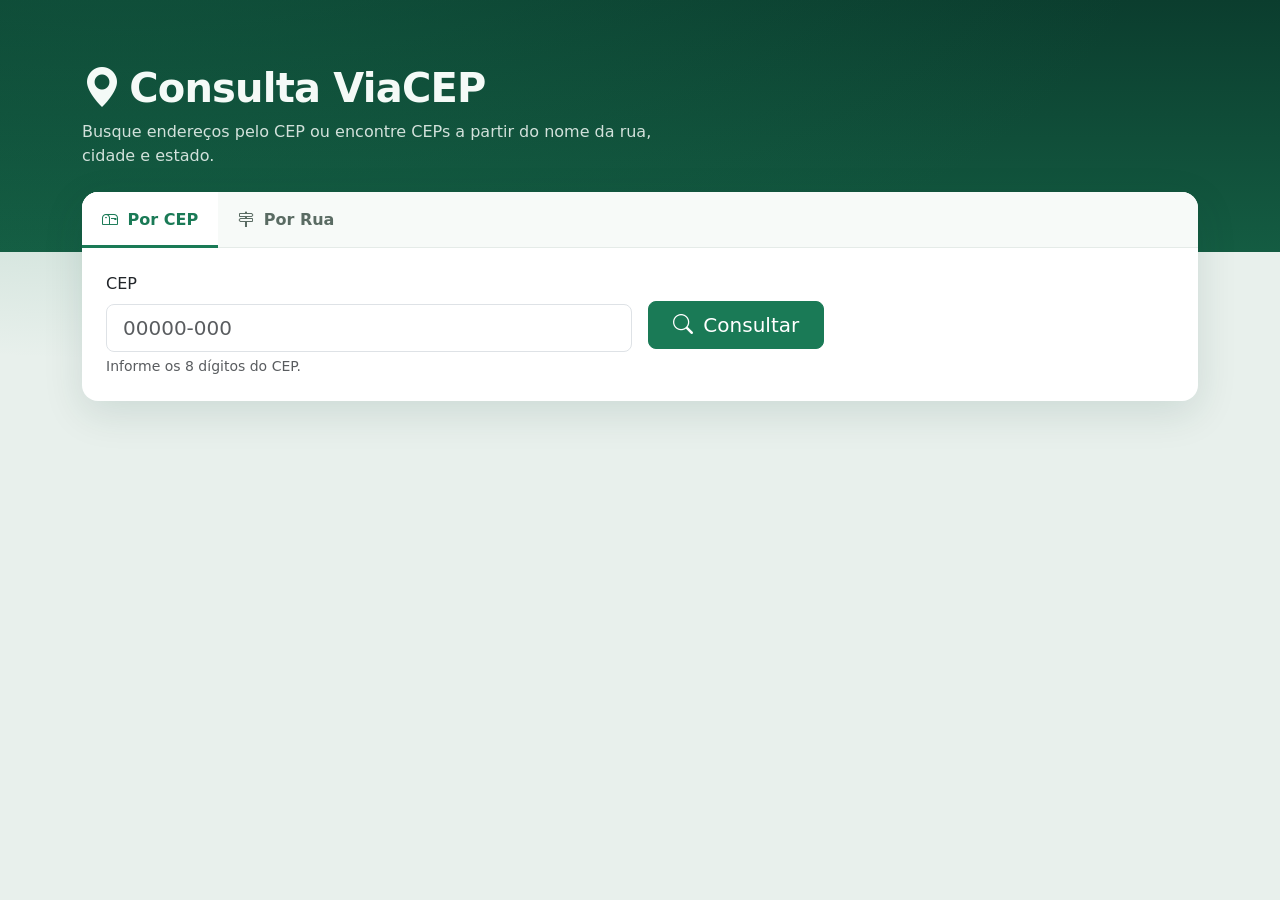
<file: Desenvolvimento-web/viacep/index.html>
<!DOCTYPE html>
<html lang="pt-BR">
<head>
  <meta charset="UTF-8">
  <meta name="viewport" content="width=device-width, initial-scale=1.0">
  <title>Consulta ViaCEP</title>
  <link href="https://cdn.jsdelivr.net/npm/bootstrap@5.3.3/dist/css/bootstrap.min.css" rel="stylesheet">
  <link href="https://cdn.jsdelivr.net/npm/bootstrap-icons@1.11.3/font/bootstrap-icons.min.css" rel="stylesheet">
  <link href="style.css" rel="stylesheet">
</head>
<body>
  <div class="container py-3 py-md-4">
    <header class="page-header">
      <h1 class="display-6 mb-2">
        <i class="bi bi-geo-alt-fill me-2"></i>Consulta ViaCEP
      </h1>
      <p class="mb-0">
        Busque endereços pelo CEP ou encontre CEPs a partir do nome da rua, cidade e estado.
      </p>
    </header>

    <div class="search-panel mb-4">
      <ul class="nav nav-tabs" id="consultaTabs" role="tablist">
        <li class="nav-item" role="presentation">
          <button class="nav-link active" id="tab-cep" data-bs-toggle="tab" data-bs-target="#painel-cep" type="button" role="tab">
            <i class="bi bi-mailbox me-1"></i> Por CEP
          </button>
        </li>
        <li class="nav-item" role="presentation">
          <button class="nav-link" id="tab-rua" data-bs-toggle="tab" data-bs-target="#painel-rua" type="button" role="tab">
            <i class="bi bi-signpost-2 me-1"></i> Por Rua
          </button>
        </li>
      </ul>

      <div class="tab-content p-3 p-md-4">
        <!-- Consulta por CEP -->
        <div class="tab-pane fade show active" id="painel-cep" role="tabpanel">
          <form id="form-cep" class="row g-3 align-items-center" novalidate>
            <div class="col-md-6">
              <label for="cep" class="form-label">CEP</label>
              <input
                type="text"
                class="form-control form-control-lg"
                id="cep"
                name="cep"
                placeholder="00000-000"
                maxlength="9"
                inputmode="numeric"
                required
                autocomplete="postal-code"
              >
              <div class="form-text">Informe os 8 dígitos do CEP.</div>
            </div>
            <div class="col-md-auto">
              <button type="button" class="btn btn-accent btn-lg px-4" id="btn-cep" onclick="consultarCep()">
                <span class="btn-label"><i class="bi bi-search me-1"></i> Consultar</span>
                <span class="btn-loading d-none">
                  <span class="spinner-border spinner-border-sm me-1" role="status"></span>
                  Buscando...
                </span>
              </button>
            </div>
          </form>
        </div>

        <!-- Consulta por Rua -->
        <div class="tab-pane fade" id="painel-rua" role="tabpanel">
          <form id="form-rua" class="row g-3 align-items-end" novalidate>
            <div class="col-sm-4 col-md-2">
              <label for="uf" class="form-label">UF</label>
              <select class="form-select form-select-lg" id="uf" name="uf" required>
                <option value="">Selecione</option>
                <option value="AC">AC</option>
                <option value="AL">AL</option>
                <option value="AP">AP</option>
                <option value="AM">AM</option>
                <option value="BA">BA</option>
                <option value="CE">CE</option>
                <option value="DF">DF</option>
                <option value="ES">ES</option>
                <option value="GO">GO</option>
                <option value="MA">MA</option>
                <option value="MT">MT</option>
                <option value="MS">MS</option>
                <option value="MG">MG</option>
                <option value="PA">PA</option>
                <option value="PB">PB</option>
                <option value="PR">PR</option>
                <option value="PE">PE</option>
                <option value="PI">PI</option>
                <option value="RJ">RJ</option>
                <option value="RN">RN</option>
                <option value="RS">RS</option>
                <option value="RO">RO</option>
                <option value="RR">RR</option>
                <option value="SC">SC</option>
                <option value="SP">SP</option>
                <option value="SE">SE</option>
                <option value="TO">TO</option>
              </select>
            </div>
            <div class="col-sm-8 col-md-4">
              <label for="cidade" class="form-label">Cidade</label>
              <input
                type="text"
                class="form-control form-control-lg"
                id="cidade"
                name="cidade"
                placeholder="Ex: São Paulo"
                minlength="3"
                required
              >
            </div>
            <div class="col-md-4">
              <label for="rua" class="form-label">Nome da rua</label>
              <input
                type="text"
                class="form-control form-control-lg"
                id="rua"
                name="rua"
                placeholder="Ex: Avenida Paulista"
                minlength="3"
                required
              >
            </div>
            <div class="col-md-auto">
              <button type="button" class="btn btn-accent btn-lg px-4" id="btn-rua" onclick="consultarRua()">
                <span class="btn-label"><i class="bi bi-search me-1"></i> Buscar</span>
                <span class="btn-loading d-none">
                  <span class="spinner-border spinner-border-sm me-1" role="status"></span>
                  Buscando...
                </span>
              </button>
            </div>
            <div class="col-12">
            <div class="form-text" id="statusReq">Cidade e rua precisam ter pelo menos 3 caracteres. Até 50 resultados.</div>
            </div>
          </form>
        </div>
      </div>
    </div>

    <div id="alerta" class="alert d-none" role="alert"></div>
    <div id="resultados" class="row g-3">
    </div>
  </div>

  <script src="https://cdn.jsdelivr.net/npm/bootstrap@5.3.3/dist/js/bootstrap.bundle.min.js"></script>
  <script src="script.js"></script>
</body>
</html>
</file>
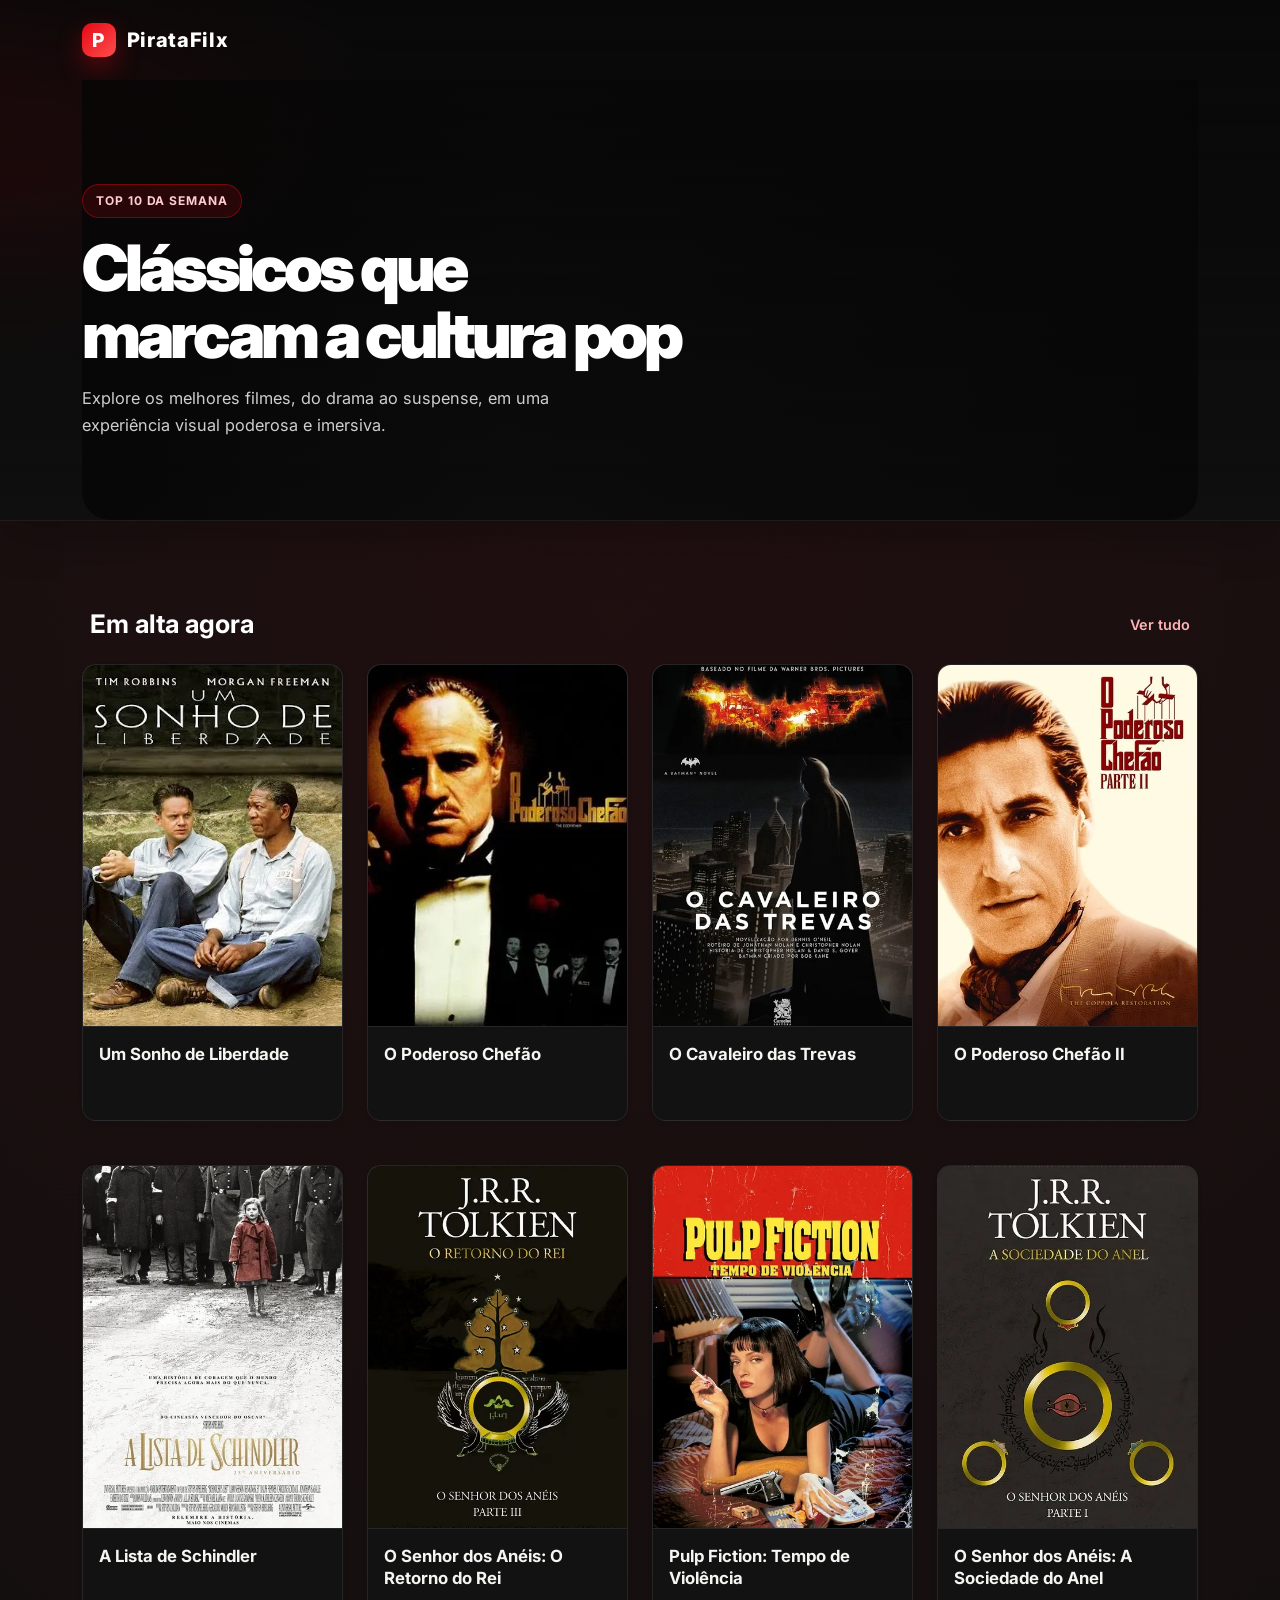
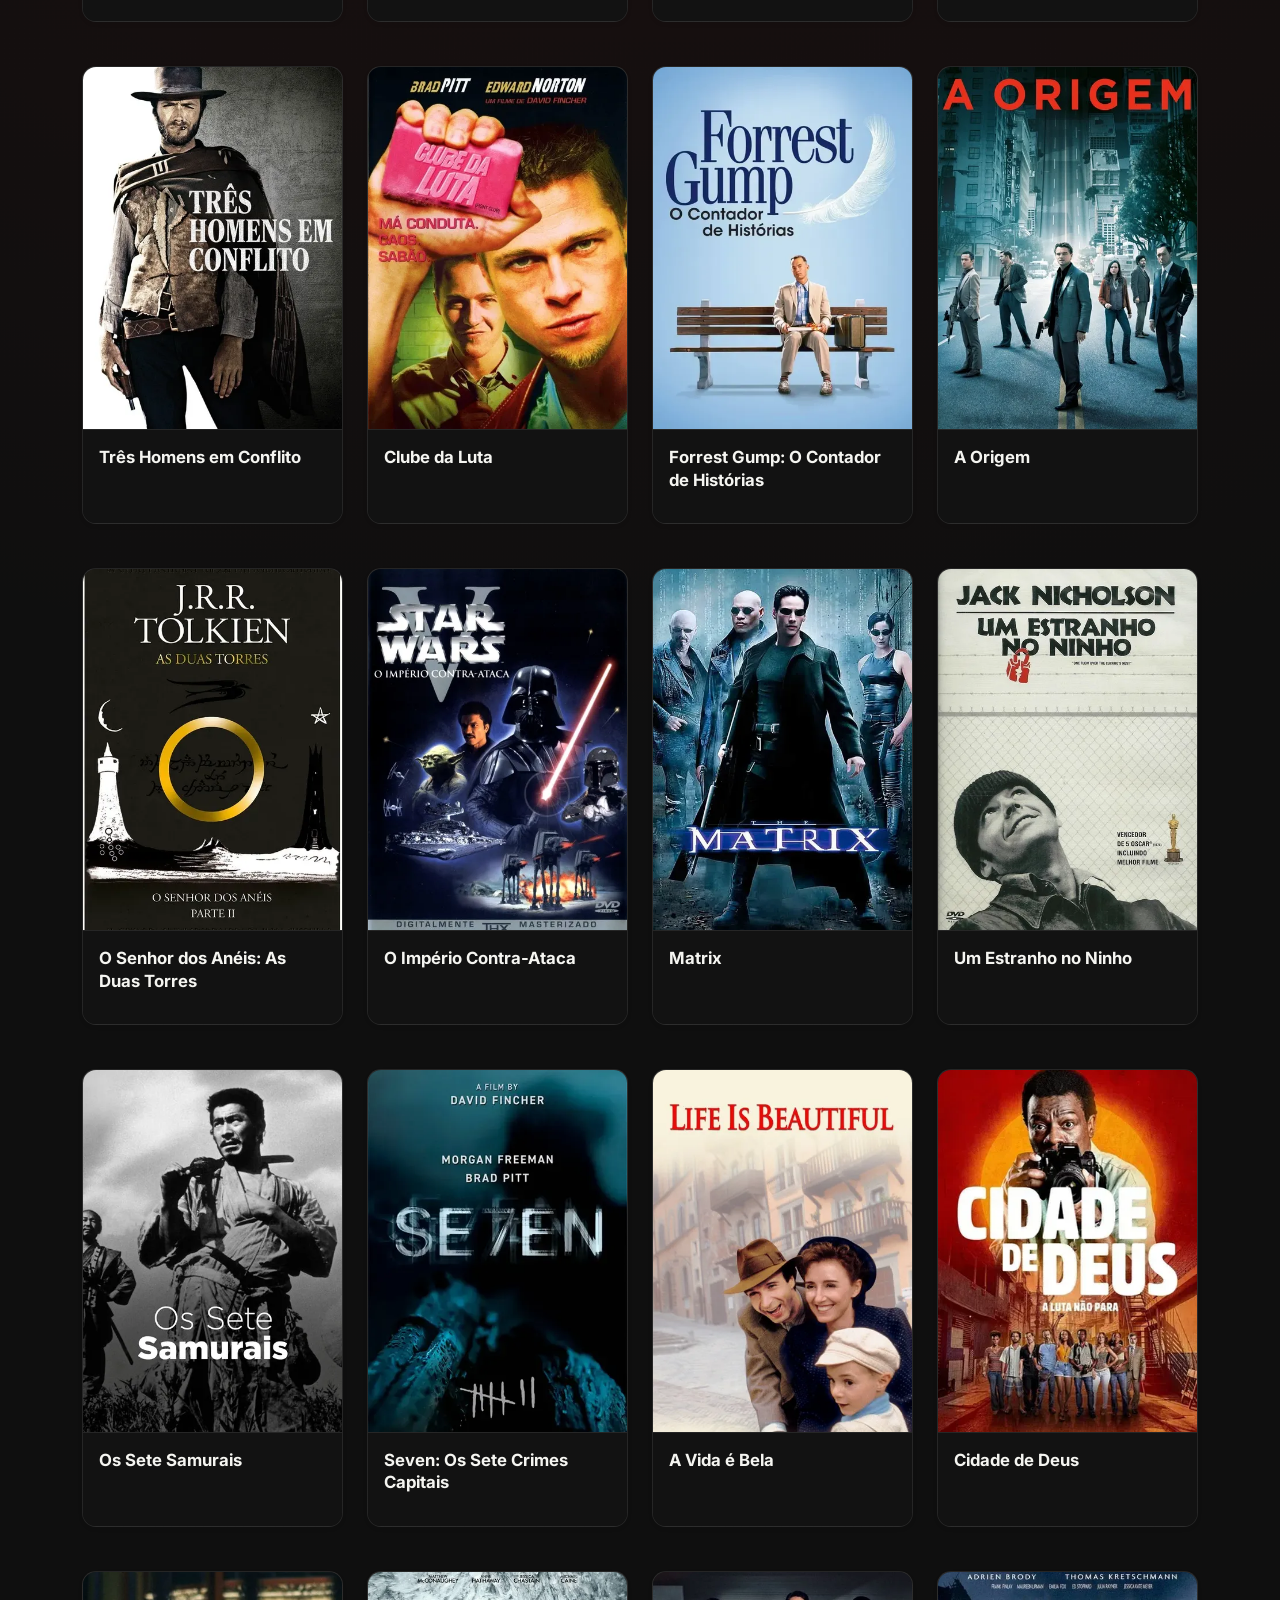
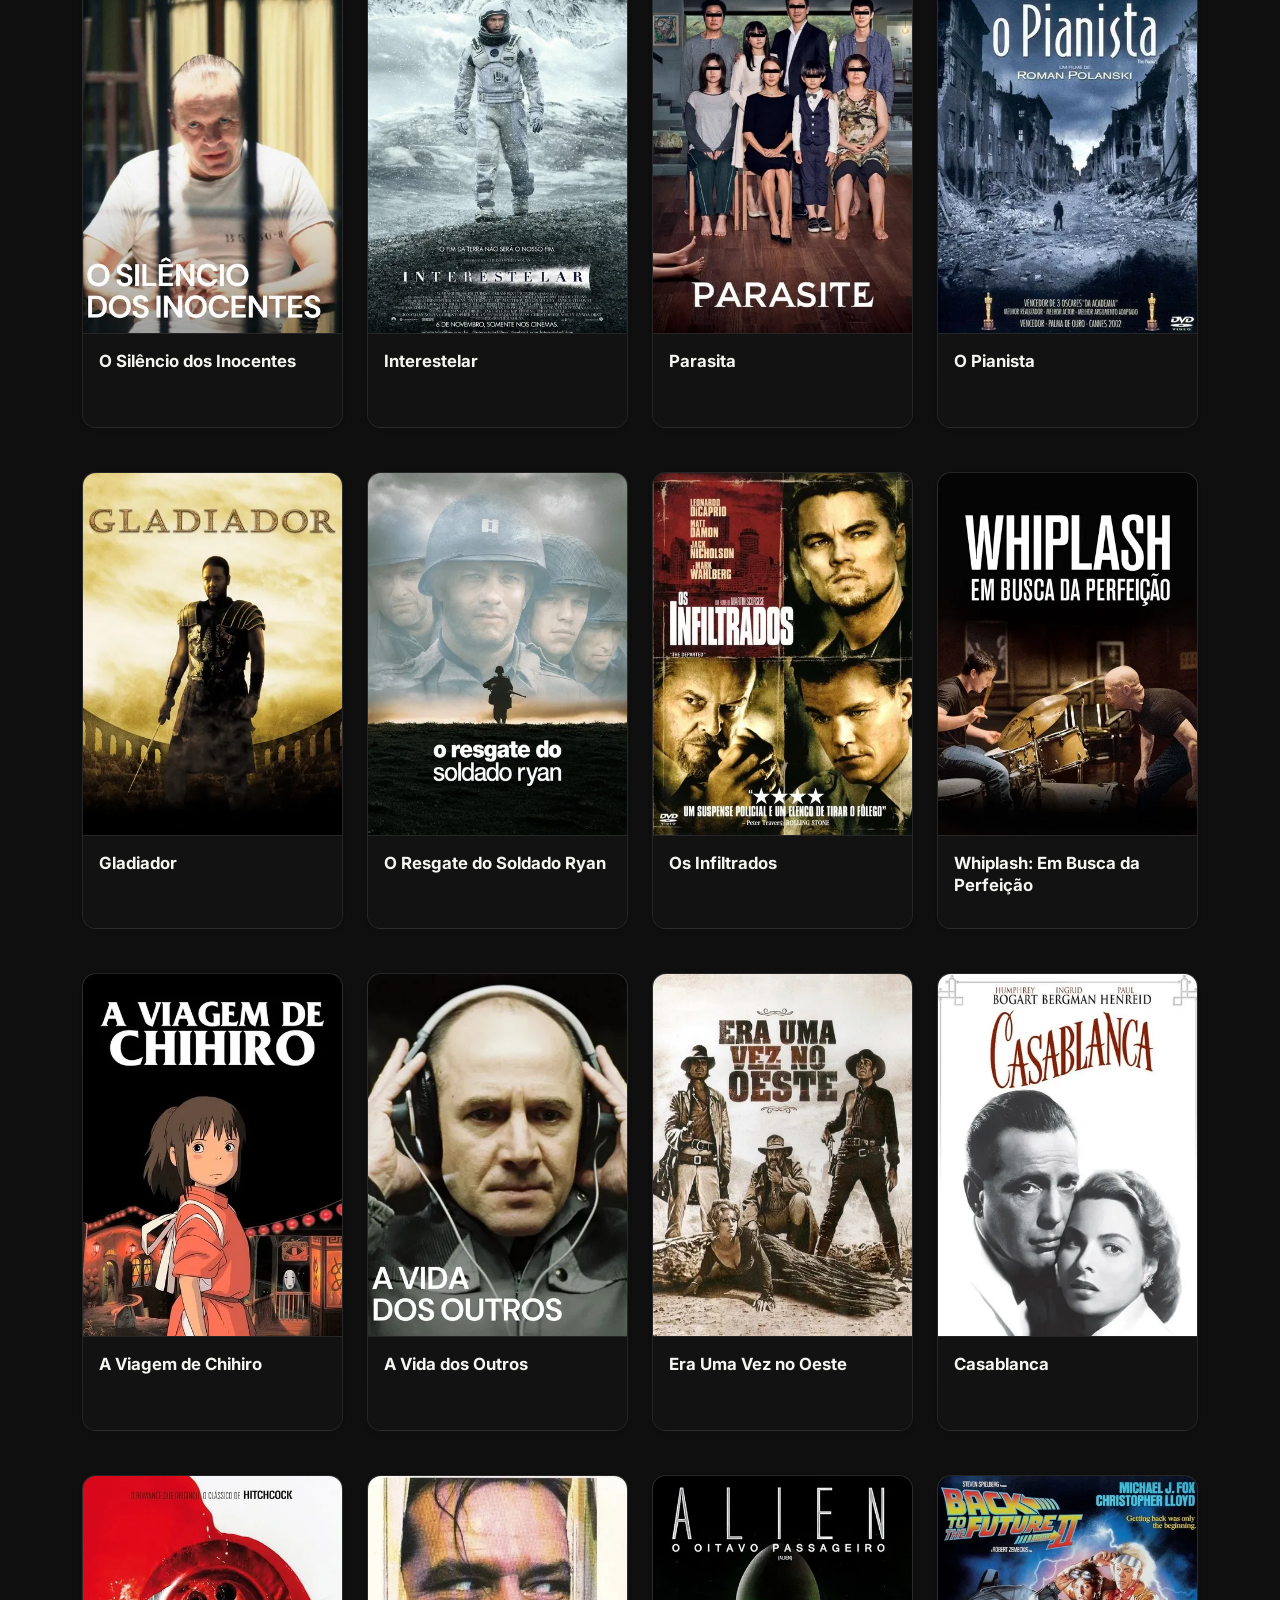
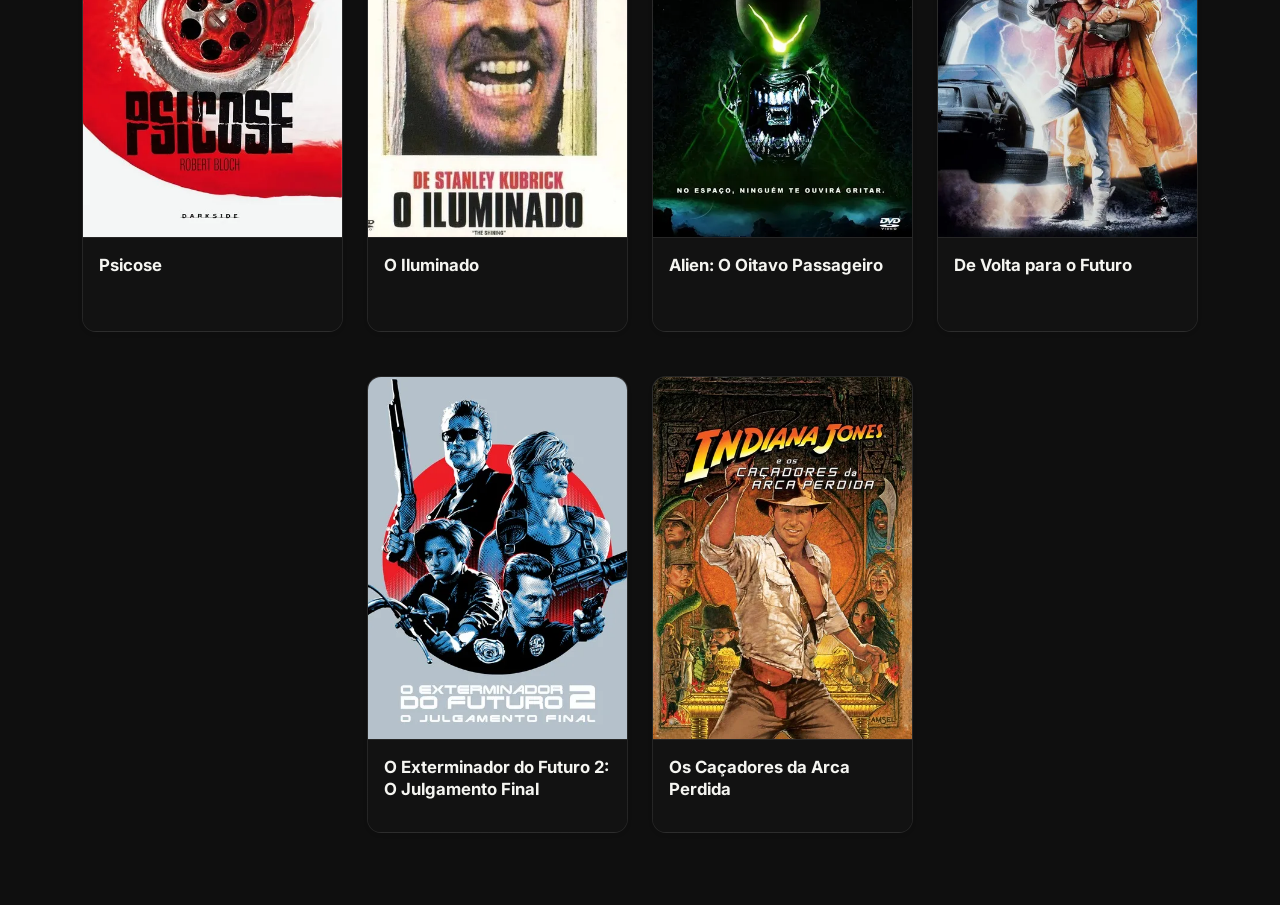
<file: Desenvolvimento-web/aula_03/projeto_netflix/index.html>
<!DOCTYPE html>
<html lang="en">

<head>
    <meta charset="UTF-8">
    <meta name="viewport" content="width=device-width, initial-scale=1.0">
    <link href="https://cdn.jsdelivr.net/npm/bootstrap@5.3.8/dist/css/bootstrap.min.css" rel="stylesheet"
        integrity="sha384-sRIl4kxILFvY47J16cr9ZwB07vP4J8+LH7qKQnuqkuIAvNWLzeN8tE5YBujZqJLB" crossorigin="anonymous">
    <link rel="preconnect" href="https://fonts.googleapis.com">
    <link rel="preconnect" href="https://fonts.gstatic.com" crossorigin>
    <link href="https://fonts.googleapis.com/css2?family=Inter:wght@400;500;600;700;800&display=swap" rel="stylesheet">
    <link rel="icon" type="image/png" href="source/img/favicon.png">
    <link rel="stylesheet" href="source/style.css">
    <title>PirataFilx</title>
</head>

<body>
    <header class="site-header">
        <div class="container">
            <div class="navbar-top" aria-label="Navegação principal">
                <div class="brand" aria-label="PirataFilx">
                    <span class="brand-mark">P</span>
                    <span class="brand-name">PirataFilx</span>
                </div>
            </div>

            <div class="hero-banner">
                <div class="hero-content">
                    <span class="hero-kicker">Top 10 da semana</span>
                    <h1>Clássicos que marcam a cultura pop</h1>
                    <p>
                        Explore os melhores filmes, do drama ao suspense, em uma experiência visual poderosa
                        e imersiva.
                    </p>
                </div>
            </div>
        </div>
    </header>

    <main>
        <div class="container py-5">
            <div class="section-heading d-flex justify-content-between align-items-center mb-4 px-2">
                <h2 class="fw-bold mb-0 text-white">Em alta agora</h2>
                <span class="see-all">Ver tudo</span>
            </div>
            <div id="movie" class="row justify-content-center">
            </div>
        </div>
    </main>

    <div class="modal fade" id="movieModal" tabindex="-1" aria-labelledby="movieModalLabel" aria-hidden="true">
        <div class="modal-dialog modal-dialog-centered modal-lg">
            <div class="modal-content">
                <div class="modal-header">
                    <h5 class="modal-title" id="movieModalLabel">Detalhes do filme</h5>
                    <button type="button" class="btn-close" data-bs-dismiss="modal" aria-label="Fechar"></button>
                </div>
                <div class="modal-body" id="movieModalBody">
                    <div class="text-center text-muted">Carregando...</div>
                </div>
                <div class="modal-footer">
                    <button id="trailerLink" type="button" class="btn btn-danger">Assistir trailer</button>
                    <button type="button" class="btn btn-secondary" data-bs-dismiss="modal">Fechar</button>
                </div>
            </div>
        </div>
    </div>

    <script src="https://cdn.jsdelivr.net/npm/bootstrap@5.3.8/dist/js/bootstrap.bundle.min.js"
        integrity="sha384-FKyoEForCGlyvwx9Hj09JcYn3nv7wiPVlz7YYwJrWVcXK/BmnVDxM+D2scQbITxI"
        crossorigin="anonymous"></script>
    <script src="source/script.js"></script>
</body>

</html>
</file>
<file: aula02/style.css>
.full-height {
    min-height: 100vh;
}

.profile {
    padding-bottom: 1em;

}

.profile-img {
    display: block;
    max-width: 200px;
    width: 200px;
}
</file>
<file: Desenvolvimento-web/style.css>
* {
  box-sizing: border-box;
}

body {
  font-family: Arial, Helvetica, sans-serif;
  background-color: #f4f4f4;
  color: #222;
  margin: 0;
  padding: 2rem 1rem;
}

main {
  max-width: 800px;
  margin: 0 auto;
  background-color: #fff;
  padding: 2rem;
  border-radius: 8px;
  box-shadow: 0 2px 8px rgba(0, 0, 0, 0.1);
}

header {
  text-align: center;
  margin-bottom: 2rem;
}

header h1 {
  margin-bottom: 0.25rem;
}

header p {
  margin: 0.25rem 0;
  color: #555;
}

h2 {
  border-bottom: 2px solid #2c6e49;
  padding-bottom: 0.5rem;
  color: #2c6e49;
}

ol.exercicios {
  padding-left: 1.5rem;
}

ol.exercicios li {
  margin-bottom: 1rem;
  line-height: 1.5;
}

ol.exercicios li > div {
  background-color: #f4f8f6;
  border: 1px solid #dce8e2;
  border-radius: 6px;
  padding: 1rem;
  margin-top: 0.5rem;
}

ol.exercicios li > div hr {
  border: none;
  border-top: 1px solid #dce8e2;
  margin-bottom: 0.75rem;
}

ol.exercicios input[type="number"] {
  font-family: inherit;
  font-size: 1rem;
  padding: 0.4rem 0.6rem;
  margin-right: 0.5rem;
  margin-bottom: 0.5rem;
  border: 1px solid #ccc;
  border-radius: 4px;
  width: 8rem;
}

ol.exercicios input[type="number"]:focus {
  outline: none;
  border-color: #2c6e49;
  box-shadow: 0 0 0 2px rgba(44, 110, 73, 0.2);
}

ol.exercicios li > div p {
  margin: 0.5rem 0 0;
}

ol.exercicios li > div strong span,
ol.exercicios li > div p span {
  color: #2c6e49;
  font-weight: bold;
}

table {
  width: 100%;
  border-collapse: collapse;
  margin-top: 1rem;
}

th, td {
  border: 1px solid #ddd;
  padding: 0.6rem 0.8rem;
  text-align: left;
}

th {
  background-color: #2c6e49;
  color: #fff;
}

tbody tr:nth-child(even) {
  background-color: #f9f9f9;
}

footer {
  margin-top: 2rem;
  text-align: center;
  color: #888;
  font-size: 0.9rem;
}
</file>
<file: Desenvolvimento-web/prova/css/style.css>
/* ==========================================================================
   IDENTIDADE VISUAL: PINTINHO AMARELINHO - PETSHOP & CLÍNICA VETERINÁRIA
   Manual de Marca: Esther e Bárbara petshop e clinica veterinária Ltda
   Cores Oficiais:
     - Mostarda Ocre: #D4A359
     - Azul Ardósia Profundo: #1E2B37
     - Areia Suave: #F6F4EF
     - Branco Puro: #FFFFFF
     - Verde Sálvia Pálido: #9AA899
   Tipografia:
     - Títulos: Cormorant Garamond
     - Textos: Inter
   ========================================================================== */

@import url('https://fonts.googleapis.com/css2?family=Cormorant+Garamond:ital,wght@0,400;0,500;0,600;0,700;1,400;1,600&family=Inter:wght@300;400;500;600;700&display=swap');

:root {
  --color-primary: #D4A359;
  --color-primary-dark: #b8863b;
  --color-primary-light: #f5eedf;
  --color-slate: #1E2B37;
  --color-slate-light: #2c3e50;
  --color-slate-subtle: #415569;
  --color-sand: #F6F4EF;
  --color-sand-dark: #eae6dc;
  --color-white: #FFFFFF;
  --color-sage: #9AA899;
  --color-sage-light: #eef2ee;
  
  --font-heading: 'Cormorant Garamond', Georgia, serif;
  --font-body: 'Inter', -apple-system, BlinkMacSystemFont, "Segoe UI", Roboto, sans-serif;
  
  --transition-default: all 0.25s ease-in-out;
  --box-shadow-subtle: 0 4px 20px rgba(30, 43, 55, 0.06);
  --box-shadow-hover: 0 12px 28px rgba(30, 43, 55, 0.12);
  --border-subtle: 1px solid rgba(30, 43, 55, 0.08);
}

/* Reset e Base */
html {
  scroll-behavior: smooth;
  scroll-padding-top: 85px;
}

body {
  font-family: var(--font-body);
  color: var(--color-slate);
  background-color: var(--color-sand);
  line-height: 1.65;
  font-size: 1rem;
}

/* Tipografia */
h1, h2, h3, h4, h5, h6,
.font-heading {
  font-family: var(--font-heading);
  color: var(--color-slate);
  font-weight: 600;
  letter-spacing: -0.01em;
}

.brand-badge {
  display: inline-block;
  font-family: var(--font-body);
  font-size: 0.75rem;
  font-weight: 600;
  text-transform: uppercase;
  letter-spacing: 0.1em;
  padding: 0.35rem 0.85rem;
  border-radius: 50px;
  background-color: var(--color-sage-light);
  color: #3b503a;
  border: 1px solid rgba(154, 168, 153, 0.4);
}

.brand-badge-primary {
  background-color: var(--color-primary-light);
  color: var(--color-primary-dark);
  border-color: rgba(212, 163, 89, 0.4);
}

.section-title-wrap {
  margin-bottom: 3rem;
}

.section-title {
  font-size: 2.5rem;
  position: relative;
  display: inline-block;
}

@media (max-width: 768px) {
  .section-title {
    font-size: 2rem;
  }
}

.section-subtitle {
  color: var(--color-slate-subtle);
  font-size: 1.1rem;
  max-width: 680px;
  margin: 0.5rem auto 0;
}

/* Navbar Principal */
.navbar-custom {
  background-color: rgba(30, 43, 55, 0.98);
  backdrop-filter: blur(8px);
  border-bottom: 2px solid var(--color-primary);
  padding-top: 0.75rem;
  padding-bottom: 0.75rem;
  transition: var(--transition-default);
}

.navbar-brand {
  display: flex;
  align-items: center;
  gap: 0.75rem;
  text-decoration: none;
}

.navbar-logo {
  height: 48px;
  width: 48px;
  object-fit: cover;
  border-radius: 50%;
  border: 2px solid var(--color-primary);
}

.brand-title {
  font-family: var(--font-heading);
  font-size: 1.45rem;
  font-weight: 700;
  color: var(--color-white);
  line-height: 1.1;
  display: block;
}

.brand-subtitle {
  font-family: var(--font-body);
  font-size: 0.7rem;
  color: var(--color-primary);
  letter-spacing: 0.05em;
  text-transform: uppercase;
  display: block;
}

.navbar-custom .nav-link {
  font-family: var(--font-body);
  font-weight: 500;
  font-size: 0.92rem;
  color: rgba(255, 255, 255, 0.85);
  padding: 0.5rem 0.85rem !important;
  transition: var(--transition-default);
  position: relative;
}

.navbar-custom .nav-link:hover,
.navbar-custom .nav-link.active {
  color: var(--color-primary);
}

.navbar-custom .nav-link::after {
  content: '';
  position: absolute;
  bottom: 0;
  left: 50%;
  transform: translateX(-50%);
  width: 0;
  height: 2px;
  background-color: var(--color-primary);
  transition: var(--transition-default);
}

.navbar-custom .nav-link:hover::after,
.navbar-custom .nav-link.active::after {
  width: 60%;
}

.btn-nav-cta {
  background-color: var(--color-primary);
  color: var(--color-slate) !important;
  font-weight: 600;
  font-size: 0.88rem;
  padding: 0.5rem 1.1rem;
  border-radius: 4px;
  border: 1px solid var(--color-primary);
  display: inline-flex;
  align-items: center;
  gap: 0.4rem;
  transition: var(--transition-default);
}

.btn-nav-cta:hover {
  background-color: var(--color-primary-dark);
  color: var(--color-white) !important;
  border-color: var(--color-primary-dark);
}

/* Botões do Sistema */
.btn-primary-custom {
  background-color: var(--color-primary);
  color: var(--color-slate);
  border: 1px solid var(--color-primary);
  font-weight: 600;
  font-family: var(--font-body);
  padding: 0.65rem 1.4rem;
  border-radius: 4px;
  transition: var(--transition-default);
  display: inline-flex;
  align-items: center;
  justify-content: center;
  gap: 0.5rem;
  text-decoration: none;
}

.btn-primary-custom:hover {
  background-color: var(--color-primary-dark);
  border-color: var(--color-primary-dark);
  color: var(--color-white);
  box-shadow: 0 4px 12px rgba(212, 163, 89, 0.35);
}

.btn-outline-custom {
  background-color: transparent;
  color: var(--color-slate);
  border: 1.5px solid var(--color-slate);
  font-weight: 600;
  font-family: var(--font-body);
  padding: 0.65rem 1.4rem;
  border-radius: 4px;
  transition: var(--transition-default);
  display: inline-flex;
  align-items: center;
  justify-content: center;
  gap: 0.5rem;
  text-decoration: none;
}

.btn-outline-custom:hover {
  background-color: var(--color-slate);
  color: var(--color-white);
}

.btn-outline-light-custom {
  background-color: transparent;
  color: var(--color-white);
  border: 1.5px solid rgba(255, 255, 255, 0.7);
  font-weight: 500;
  padding: 0.65rem 1.4rem;
  border-radius: 4px;
  transition: var(--transition-default);
  text-decoration: none;
  display: inline-flex;
  align-items: center;
  gap: 0.5rem;
}

.btn-outline-light-custom:hover {
  background-color: var(--color-white);
  color: var(--color-slate);
  border-color: var(--color-white);
}

/* Carrossel Principal */
.hero-carousel {
  position: relative;
}

.hero-carousel .carousel-item {
  height: 560px;
  background-color: var(--color-slate);
}

@media (max-width: 768px) {
  .hero-carousel .carousel-item {
    height: 480px;
  }
}

.hero-slide-bg {
  position: absolute;
  top: 0;
  left: 0;
  width: 100%;
  height: 100%;
  object-fit: cover;
  filter: brightness(0.42);
}

.hero-carousel .carousel-caption {
  top: 50%;
  transform: translateY(-50%);
  bottom: auto;
  text-align: left;
  max-width: 820px;
  padding: 2rem;
}

.hero-carousel .caption-title {
  font-family: var(--font-heading);
  font-size: 3.2rem;
  font-weight: 700;
  color: var(--color-white);
  line-height: 1.15;
  margin-bottom: 1rem;
}

@media (max-width: 768px) {
  .hero-carousel .caption-title {
    font-size: 2.1rem;
  }
}

.hero-carousel .caption-lead {
  font-size: 1.15rem;
  color: rgba(255, 255, 255, 0.9);
  max-width: 620px;
  margin-bottom: 1.75rem;
}

.carousel-indicators [data-bs-target] {
  width: 12px;
  height: 12px;
  border-radius: 50%;
  background-color: rgba(255, 255, 255, 0.5);
  border: 2px solid transparent;
  margin: 0 5px;
}

.carousel-indicators .active {
  background-color: var(--color-primary);
  width: 28px;
  border-radius: 6px;
}

/* Cards Personalizados */
.card-custom {
  background-color: var(--color-white);
  border: var(--border-subtle);
  border-radius: 8px;
  overflow: hidden;
  box-shadow: var(--box-shadow-subtle);
  transition: var(--transition-default);
  height: 100%;
  display: flex;
  flex-direction: column;
}

.card-custom:hover {
  transform: translateY(-4px);
  box-shadow: var(--box-shadow-hover);
  border-color: rgba(212, 163, 89, 0.35);
}

.card-custom-img-wrap {
  position: relative;
  overflow: hidden;
  height: 240px;
  background-color: #243340;
}

.card-custom-img {
  width: 100%;
  height: 100%;
  object-fit: cover;
  transition: transform 0.4s ease;
}

.card-custom:hover .card-custom-img {
  transform: scale(1.04);
}

.card-custom-price {
  font-family: var(--font-heading);
  font-size: 1.65rem;
  font-weight: 700;
  color: var(--color-primary-dark);
}

.card-custom-body {
  padding: 1.6rem;
  display: flex;
  flex-direction: column;
  flex-grow: 1;
}

.card-custom-title {
  font-family: var(--font-heading);
  font-size: 1.45rem;
  font-weight: 600;
  margin-bottom: 0.75rem;
  color: var(--color-slate);
}

.card-custom-text {
  color: var(--color-slate-subtle);
  font-size: 0.95rem;
  margin-bottom: 1.25rem;
  flex-grow: 1;
}

/* Seção Sobre Nós & Empresa */
.about-section {
  background-color: var(--color-white);
  position: relative;
}

.about-img-frame {
  position: relative;
  border-radius: 8px;
  overflow: hidden;
  box-shadow: var(--box-shadow-subtle);
  border: var(--border-subtle);
}

.about-img-frame img {
  width: 100%;
  height: 100%;
  object-fit: cover;
  display: block;
}

.badge-float {
  position: absolute;
  bottom: 20px;
  right: 20px;
  background: rgba(30, 43, 55, 0.92);
  color: var(--color-white);
  padding: 1rem 1.25rem;
  border-radius: 8px;
  border-left: 3px solid var(--color-primary);
}

/* Valores / Pilares */
.pillar-box {
  background-color: var(--color-sand);
  padding: 1.5rem;
  border-radius: 8px;
  border-left: 3px solid var(--color-primary);
  height: 100%;
  transition: var(--transition-default);
}

.pillar-box:hover {
  background-color: var(--color-sand-dark);
  transform: translateY(-2px);
}

.pillar-title {
  font-family: var(--font-heading);
  font-size: 1.25rem;
  font-weight: 600;
  color: var(--color-slate);
  margin-bottom: 0.4rem;
}

/* Depoimentos */
.testimonial-card {
  background-color: var(--color-white);
  border-radius: 8px;
  padding: 1.8rem;
  border: var(--border-subtle);
  box-shadow: var(--box-shadow-subtle);
  height: 100%;
  display: flex;
  flex-direction: column;
  justify-content: space-between;
  position: relative;
}

.testimonial-quote-icon {
  color: var(--color-primary-light);
  font-size: 2.5rem;
  line-height: 1;
  position: absolute;
  top: 1.2rem;
  right: 1.5rem;
}

.testimonial-text {
  font-style: italic;
  color: var(--color-slate-subtle);
  font-size: 0.95rem;
  margin-bottom: 1.4rem;
  position: relative;
  z-index: 1;
}

.testimonial-author {
  display: flex;
  align-items: center;
  gap: 0.9rem;
}

.testimonial-avatar {
  width: 58px;
  height: 58px;
  border-radius: 50%;
  object-fit: cover;
  border: 2px solid var(--color-primary);
}

.testimonial-author-name {
  font-weight: 600;
  font-size: 0.95rem;
  color: var(--color-slate);
  margin-bottom: 0.15rem;
}

.testimonial-author-role {
  font-size: 0.8rem;
  color: var(--color-primary-dark);
}

/* Profissionais */
.doctor-card {
  background-color: var(--color-white);
  border-radius: 8px;
  overflow: hidden;
  border: var(--border-subtle);
  box-shadow: var(--box-shadow-subtle);
  height: 100%;
  transition: var(--transition-default);
}

.doctor-card:hover {
  box-shadow: var(--box-shadow-hover);
  transform: translateY(-3px);
}

.doctor-photo-wrap {
  height: 320px;
  overflow: hidden;
  background-color: #243340;
}

.doctor-photo {
  width: 100%;
  height: 100%;
  object-fit: cover;
  object-position: top center;
  transition: transform 0.3s ease;
}

.doctor-card:hover .doctor-photo {
  transform: scale(1.03);
}

.doctor-info {
  padding: 1.6rem;
}

.doctor-name {
  font-family: var(--font-heading);
  font-size: 1.45rem;
  font-weight: 600;
  color: var(--color-slate);
  margin-bottom: 0.25rem;
}

.doctor-role {
  font-size: 0.85rem;
  font-weight: 600;
  color: var(--color-primary-dark);
  text-transform: uppercase;
  letter-spacing: 0.05em;
  margin-bottom: 1rem;
}

/* Blog / Notícias */
.blog-card-img {
  height: 210px;
  width: 100%;
  object-fit: cover;
}

/* Tabelas */
.table-custom {
  background-color: var(--color-white);
  border-radius: 8px;
  overflow: hidden;
  box-shadow: var(--box-shadow-subtle);
  border: var(--border-subtle);
}

.table-custom thead {
  background-color: var(--color-slate);
  color: var(--color-white);
  font-family: var(--font-heading);
  font-size: 1.1rem;
}

.table-custom th,
.table-custom td {
  padding: 1rem 1.25rem;
  vertical-align: middle;
  border-color: rgba(30, 43, 55, 0.08);
}

.table-custom tbody tr:hover {
  background-color: var(--color-primary-light);
}

/* Accordion */
.accordion-custom .accordion-item {
  border: var(--border-subtle);
  margin-bottom: 0.75rem;
  border-radius: 6px !important;
  overflow: hidden;
  background-color: var(--color-white);
}

.accordion-custom .accordion-button {
  font-family: var(--font-heading);
  font-size: 1.2rem;
  font-weight: 600;
  color: var(--color-slate);
  background-color: var(--color-white);
  padding: 1.15rem 1.4rem;
  box-shadow: none;
}

.accordion-custom .accordion-button:not(.collapsed) {
  color: var(--color-primary-dark);
  background-color: var(--color-primary-light);
  border-bottom: 1px solid rgba(212, 163, 89, 0.2);
}

.accordion-custom .accordion-button:focus {
  box-shadow: 0 0 0 0.2rem rgba(212, 163, 89, 0.25);
}

.accordion-custom .accordion-body {
  padding: 1.25rem 1.4rem;
  color: var(--color-slate-subtle);
  font-size: 0.95rem;
  line-height: 1.7;
}

/* Map & Embed Containers */
.map-container {
  border-radius: 8px;
  overflow: hidden;
  border: var(--border-subtle);
  box-shadow: var(--box-shadow-subtle);
  height: 380px;
}

.map-container iframe {
  width: 100%;
  height: 100%;
  border: 0;
}

/* Rodapé */
.footer-custom {
  background-color: var(--color-slate);
  color: rgba(255, 255, 255, 0.85);
  padding-top: 4rem;
  padding-bottom: 2rem;
  border-top: 3px solid var(--color-primary);
  font-size: 0.92rem;
}

.footer-brand-title {
  font-family: var(--font-heading);
  font-size: 1.75rem;
  font-weight: 700;
  color: var(--color-white);
  margin-bottom: 0.35rem;
}

.footer-subtitle {
  color: var(--color-primary);
  font-size: 0.8rem;
  text-transform: uppercase;
  letter-spacing: 0.08em;
  margin-bottom: 1rem;
}

.footer-heading {
  font-family: var(--font-heading);
  font-size: 1.25rem;
  font-weight: 600;
  color: var(--color-white);
  margin-bottom: 1.25rem;
  position: relative;
  padding-bottom: 0.5rem;
}

.footer-heading::after {
  content: '';
  position: absolute;
  bottom: 0;
  left: 0;
  width: 36px;
  height: 2px;
  background-color: var(--color-primary);
}

.footer-links {
  list-style: none;
  padding: 0;
  margin: 0;
}

.footer-links li {
  margin-bottom: 0.6rem;
}

.footer-links a {
  color: rgba(255, 255, 255, 0.75);
  text-decoration: none;
  transition: var(--transition-default);
  display: inline-flex;
  align-items: center;
  gap: 0.4rem;
}

.footer-links a:hover {
  color: var(--color-primary);
  transform: translateX(3px);
}

.footer-bottom {
  margin-top: 3rem;
  padding-top: 1.5rem;
  border-top: 1px solid rgba(255, 255, 255, 0.1);
}

.academic-badge {
  background-color: rgba(212, 163, 89, 0.15);
  color: var(--color-primary);
  padding: 0.4rem 0.8rem;
  border-radius: 4px;
  font-weight: 500;
  display: inline-block;
  border: 1px solid rgba(212, 163, 89, 0.3);
}

/* Botão Flutuante do WhatsApp */
.whatsapp-float {
  position: fixed;
  bottom: 25px;
  right: 25px;
  width: 60px;
  height: 60px;
  background-color: #25D366;
  color: #ffffff;
  border-radius: 50%;
  display: flex;
  align-items: center;
  justify-content: center;
  font-size: 32px;
  box-shadow: 0 4px 18px rgba(37, 211, 102, 0.4);
  z-index: 1050;
  text-decoration: none;
  transition: transform 0.25s ease, box-shadow 0.25s ease;
}

.whatsapp-float:hover {
  transform: scale(1.1);
  color: #ffffff;
  box-shadow: 0 6px 22px rgba(37, 211, 102, 0.6);
}

.whatsapp-tooltip {
  position: absolute;
  right: 70px;
  top: 50%;
  transform: translateY(-50%);
  background-color: var(--color-slate);
  color: #ffffff;
  padding: 0.35rem 0.75rem;
  border-radius: 4px;
  font-size: 0.8rem;
  white-space: nowrap;
  pointer-events: none;
  opacity: 0;
  transition: opacity 0.2s ease;
  box-shadow: 0 2px 8px rgba(0, 0, 0, 0.2);
}

.whatsapp-float:hover .whatsapp-tooltip {
  opacity: 1;
}

/* Modais Customizados */
.modal-custom .modal-content {
  border-radius: 8px;
  border: var(--border-subtle);
  overflow: hidden;
  box-shadow: var(--box-shadow-hover);
}

.modal-custom .modal-header {
  background-color: var(--color-slate);
  color: var(--color-white);
  border-bottom: 2px solid var(--color-primary);
  padding: 1.25rem 1.5rem;
}

.modal-custom .modal-title {
  font-family: var(--font-heading);
  font-size: 1.5rem;
  color: var(--color-white);
}

.modal-custom .btn-close {
  filter: invert(1);
}

.modal-custom .modal-body {
  padding: 1.5rem;
  background-color: var(--color-sand);
}

.modal-custom .form-label {
  font-weight: 500;
  font-size: 0.88rem;
  color: var(--color-slate);
  margin-bottom: 0.3rem;
}

.modal-custom .form-control,
.modal-custom .form-select {
  border: 1px solid #d1d5db;
  border-radius: 4px;
  padding: 0.55rem 0.8rem;
  font-size: 0.92rem;
  background-color: var(--color-white);
}

.modal-custom .form-control:focus,
.modal-custom .form-select:focus {
  border-color: var(--color-primary);
  box-shadow: 0 0 0 0.2rem rgba(212, 163, 89, 0.25);
}

/* Páginas de Serviços Detalhadas */
.service-header-hero {
  background-color: var(--color-slate);
  color: var(--color-white);
  padding: 4.5rem 0 3.5rem;
  border-bottom: 2px solid var(--color-primary);
  position: relative;
}

.service-breadcrumb {
  font-size: 0.88rem;
  margin-bottom: 1rem;
}

.service-breadcrumb a {
  color: var(--color-primary);
  text-decoration: none;
}

.service-breadcrumb a:hover {
  text-decoration: underline;
}

.service-gallery-img {
  border-radius: 8px;
  width: 100%;
  height: 280px;
  object-fit: cover;
  box-shadow: var(--box-shadow-subtle);
  border: var(--border-subtle);
  transition: transform 0.3s ease;
}

.service-gallery-img:hover {
  transform: scale(1.02);
}

.service-sidebar-card {
  background-color: var(--color-white);
  border-radius: 8px;
  padding: 2rem;
  box-shadow: var(--box-shadow-subtle);
  border: var(--border-subtle);
  border-top: 4px solid var(--color-primary);
  position: sticky;
  top: 105px;
}

.video-responsive-wrap {
  border-radius: 8px;
  overflow: hidden;
  box-shadow: var(--box-shadow-subtle);
  border: var(--border-subtle);
}
</file>
<file: Desenvolvimento-web/viacep/style.css>
:root {
  --bg-top: #0b3d2e;
  --bg-bottom: #e8f0ec;
  --accent: #1a7a56;
}

body {
  min-height: 100vh;
  background:
    radial-gradient(ellipse 80% 50% at 10% -10%, rgba(26, 122, 86, 0.35), transparent),
    linear-gradient(180deg, var(--bg-top) 0%, #145c42 28%, var(--bg-bottom) 28%);
  font-family: "Segoe UI", system-ui, sans-serif;
}

.page-header {
  color: #f4faf7;
  padding: 2.5rem 0 1.5rem;
}

.page-header h1 {
  font-weight: 700;
  letter-spacing: -0.02em;
}

.page-header p {
  opacity: 0.85;
  max-width: 36rem;
}

.search-panel {
  background: #fff;
  border-radius: 1rem;
  box-shadow: 0 12px 40px rgba(11, 61, 46, 0.12);
  overflow: hidden;
}

.nav-tabs {
  border-bottom: 1px solid #e5ebe8;
  background: #f7faf8;
}

.nav-tabs .nav-link {
  border: none;
  border-radius: 0;
  color: #5a6b63;
  font-weight: 600;
  padding: 1rem 1.25rem;
}

.nav-tabs .nav-link.active {
  color: var(--accent);
  background: #fff;
  box-shadow: inset 0 -3px 0 var(--accent);
}

.btn-accent {
  background: var(--accent);
  border-color: var(--accent);
  color: #fff;
}

.btn-accent:hover,
.btn-accent:focus {
  background: #145c42;
  border-color: #145c42;
  color: #fff;
}

.result-card {
  border: 1px solid #dce6e1;
  border-radius: 0.75rem;
  transition: border-color 0.15s ease;
}

.result-card:hover {
  border-color: var(--accent);
}

.result-label {
  font-size: 0.75rem;
  text-transform: uppercase;
  letter-spacing: 0.04em;
  color: #6b7c74;
  margin-bottom: 0.15rem;
}

.spinner-border-sm {
  width: 1rem;
  height: 1rem;
}
</file>
<file: Desenvolvimento-web/aula_03/projeto_netflix/source/style.css>
:root {
    --netflix-red: #e50914;
    --netflix-red-dark: #b20710;
    --bg: #0f0f0f;
    --bg-soft: #181818;
    --panel: #1d1d1d;
    --panel-strong: #121212;
    --muted: #b3b3b3;
    --text: #f5f5f1;
    --border: rgba(255, 255, 255, 0.08);
    --shadow: rgba(0, 0, 0, 0.45);
}

* {
    box-sizing: border-box;
}

body {
    font-family: 'Inter', sans-serif;
    background: linear-gradient(180deg, #080808 0%, #111111 100%);
    color: var(--text);
    min-height: 100vh;
    margin: 0;
}

img {
    max-width: 100%;
    display: block;
}

button,
a {
    transition: all 0.2s ease;
}

.site-header {
    position: relative;
    background:
        linear-gradient(180deg, rgba(8, 8, 8, 0.9) 0%, rgba(8, 8, 8, 0.45) 35%, rgba(15, 15, 15, 0.95) 100%),
        radial-gradient(circle at top left, rgba(229, 9, 20, 0.28), transparent 28%),
        #0b0b0b;
    border-bottom: 1px solid rgba(255, 255, 255, 0.08);
    box-shadow: 0 18px 40px rgba(0, 0, 0, 0.2);
}

.navbar-top {
    display: flex;
    align-items: center;
    justify-content: space-between;
    gap: 1.5rem;
    min-height: 80px;
    padding: 1rem 0;
}

.brand {
    display: inline-flex;
    align-items: center;
    gap: 0.7rem;
    font-weight: 800;
    letter-spacing: 0.04em;
}

.brand-mark {
    display: inline-flex;
    align-items: center;
    justify-content: center;
    width: 2.1rem;
    height: 2.1rem;
    border-radius: 10px;
    background: linear-gradient(135deg, var(--netflix-red), #ff4d4d);
    color: #fff;
    font-size: 1.2rem;
    box-shadow: 0 10px 24px rgba(229, 9, 20, 0.35);
}

.brand-name {
    color: #fff;
    font-size: 1.25rem;
}

.hero-banner {
    position: relative;
    display: flex;
    align-items: flex-end;
    min-height: 440px;
    padding: 4rem 0 3rem;
}

.hero-banner::before {
    content: "";
    position: absolute;
    inset: 0;
    background: linear-gradient(90deg, rgba(5, 5, 5, 0.8) 0%, rgba(5, 5, 5, 0.3) 38%, rgba(5, 5, 5, 0.7) 100%);
    border-radius: 0 0 28px 28px;
}

.hero-content {
    position: relative;
    z-index: 1;
    max-width: 620px;
    padding: 1rem 0;
}

.hero-kicker {
    display: inline-block;
    margin-bottom: 1rem;
    padding: 0.45rem 0.8rem;
    border-radius: 999px;
    background: rgba(229, 9, 20, 0.14);
    border: 1px solid rgba(229, 9, 20, 0.4);
    color: #ffccd0;
    font-size: 0.75rem;
    font-weight: 700;
    letter-spacing: 0.08em;
    text-transform: uppercase;
}

.hero-content h1 {
    margin: 0;
    color: #fff;
    font-size: clamp(2.5rem, 5vw, 4.2rem);
    line-height: 1.05;
    font-weight: 900;
    letter-spacing: -0.06em;
}

.hero-content p {
    margin-top: 1rem;
    max-width: 540px;
    color: rgba(255, 255, 255, 0.8);
    font-size: 1.02rem;
    line-height: 1.7;
}

main {
    background: radial-gradient(circle at top, rgba(229, 9, 20, 0.08), transparent 35%), var(--bg);
    min-height: 100vh;
    padding-top: 2rem;
}

.section-heading {
    margin-top: 0.5rem;
}

.section-heading h2 {
    font-size: 1.6rem;
}

.see-all {
    color: #ffb3b8;
    font-size: 0.9rem;
    font-weight: 600;
}

#movie {
    gap: 1.25rem 0;
}

.card.movie {
    background: linear-gradient(180deg, #1b1b1b 0%, #121212 100%);
    border: 1px solid var(--border);
    border-radius: 14px;
    overflow: hidden;
    cursor: pointer;
    transition: transform 0.2s ease, box-shadow 0.2s ease, border-color 0.2s ease;
    box-shadow: 0 10px 30px rgba(0, 0, 0, 0.35);
}

.card.movie:hover,
.card.movie.active {
    transform: translateY(-4px) scale(1.01);
    border-color: rgba(229, 9, 20, 0.6);
    box-shadow: 0 18px 35px rgba(0, 0, 0, 0.45);
}

.card.movie .img img {
    display: block;
    width: 100%;
    height: auto;
    aspect-ratio: 3 / 4.2;
    object-fit: cover;
    object-position: center;
    border-bottom: 1px solid var(--border);
}

.card-body {
    background: var(--panel-strong);
    padding: 1rem 1rem 1.1rem;
}

.movie-title h2 {
    color: var(--text);
    font-size: 1.05rem;
    font-weight: 700;
    line-height: 1.35;
    min-height: 3.2rem;
}

.modal-content {
    background: linear-gradient(180deg, #181818 0%, #111111 100%);
    color: var(--text);
    border: 1px solid rgba(255, 255, 255, 0.08);
    border-radius: 18px;
    box-shadow: 0 20px 60px rgba(0, 0, 0, 0.55);
}

.modal-header,
.modal-footer {
    border-color: rgba(255, 255, 255, 0.08);
    background: rgba(255, 255, 255, 0.02);
}

.modal-title {
    font-weight: 800;
    letter-spacing: 0.02em;
}

.modal-body {
    color: var(--text);
    background: rgba(0, 0, 0, 0.08);
    padding: 1.25rem;
}

.modal-body strong {
    color: #ffffff;
}

.movie-modal-poster {
    width: 100%;
    max-height: 420px;
    object-fit: cover;
    border-radius: 12px;
}

.trailer-wrapper {
    width: 100%;
}

.trailer-frame {
    border-radius: 12px;
    overflow: hidden;
    border: 1px solid rgba(255, 255, 255, 0.08);
    background: #000;
}

.trailer-meta {
    color: var(--text);
}

.trailer-meta h6 {
    font-weight: 700;
    color: #fff;
}

.btn-close {
    filter: invert(1) grayscale(100%) brightness(200%);
    opacity: 0.9;
}

.btn-danger {
    background: var(--netflix-red);
    border-color: var(--netflix-red);
    font-weight: 600;
}

.btn-danger:hover,
.btn-danger:focus {
    background: var(--netflix-red-dark);
    border-color: var(--netflix-red-dark);
}

.btn-secondary {
    background: rgba(255, 255, 255, 0.12);
    border-color: rgba(255, 255, 255, 0.15);
    color: var(--text);
}

.btn-secondary:hover,
.btn-secondary:focus {
    background: rgba(255, 255, 255, 0.18);
    border-color: rgba(255, 255, 255, 0.2);
    color: var(--text);
}

.btn-danger.disabled,
.btn-danger:disabled {
    opacity: 0.55;
    cursor: not-allowed;
}

.text-muted {
    color: var(--muted) !important;
}

.modal-backdrop.show {
    background-color: rgba(0, 0, 0, 0.78);
}

@media (max-width: 767px) {
    .navbar-top {
        flex-wrap: wrap;
        justify-content: center;
        padding-top: 1.2rem;
        padding-bottom: 0.8rem;
    }

    .hero-banner {
        min-height: 360px;
        padding-top: 2.5rem;
    }

    .hero-content {
        text-align: center;
    }

    .hero-actions {
        justify-content: center;
    }

    .card.movie {
        max-width: 100%;
    }

    .card.movie .img img {
        aspect-ratio: 3 / 4.2;
        height: auto;
    }

    .movie-title h2 {
        min-height: auto;
    }
}
</file>
